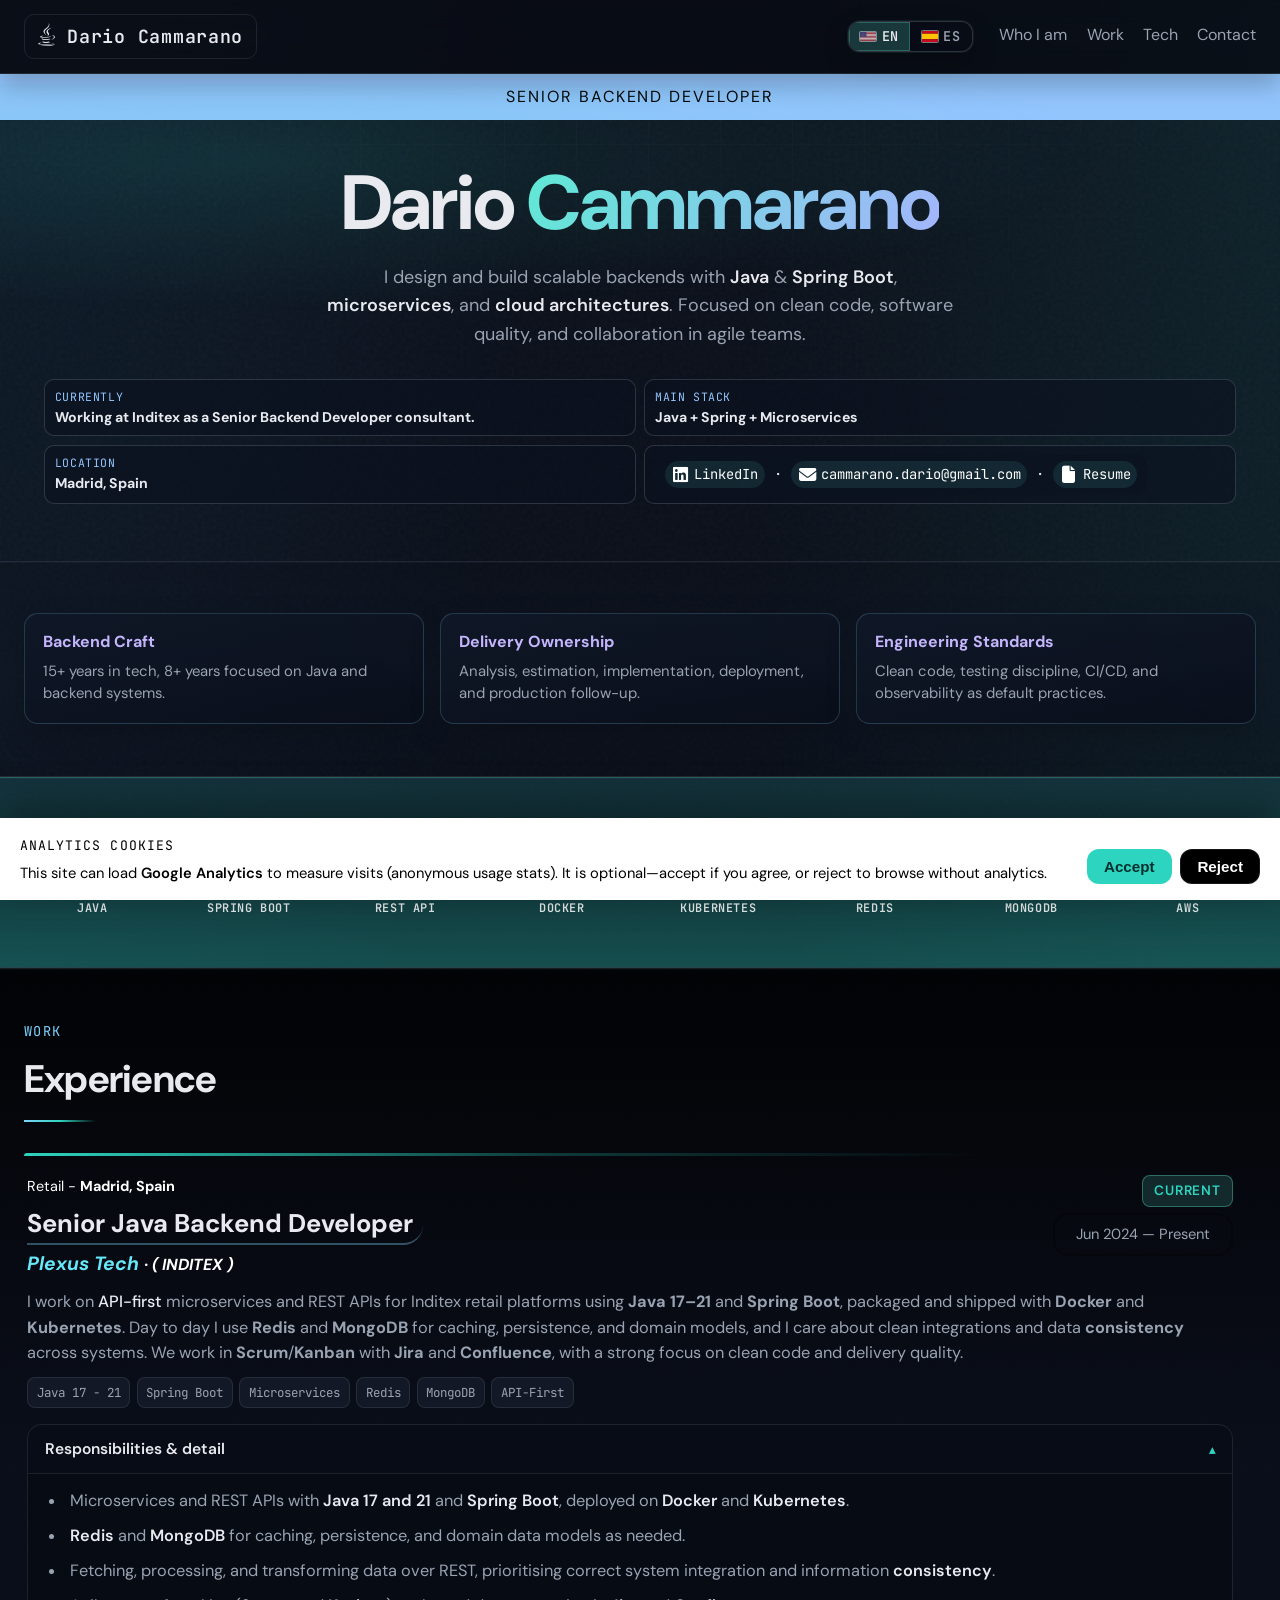
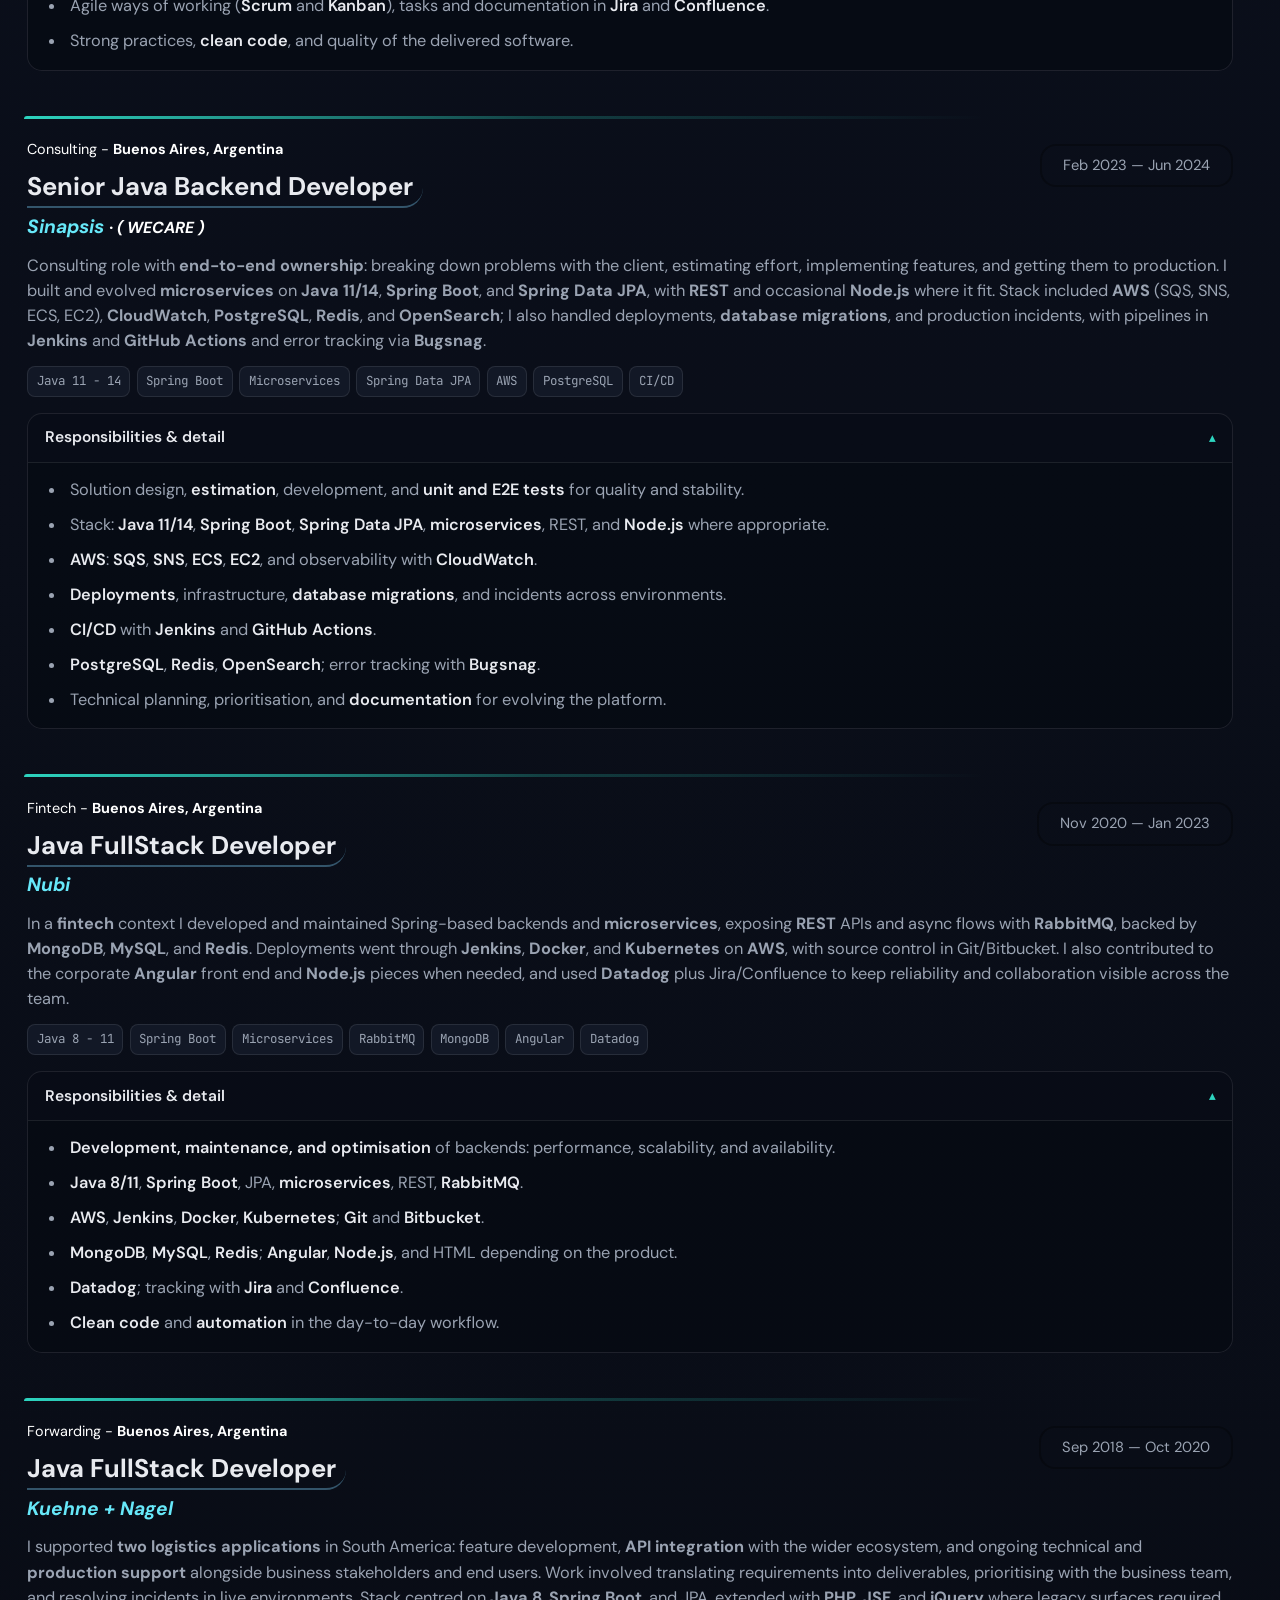
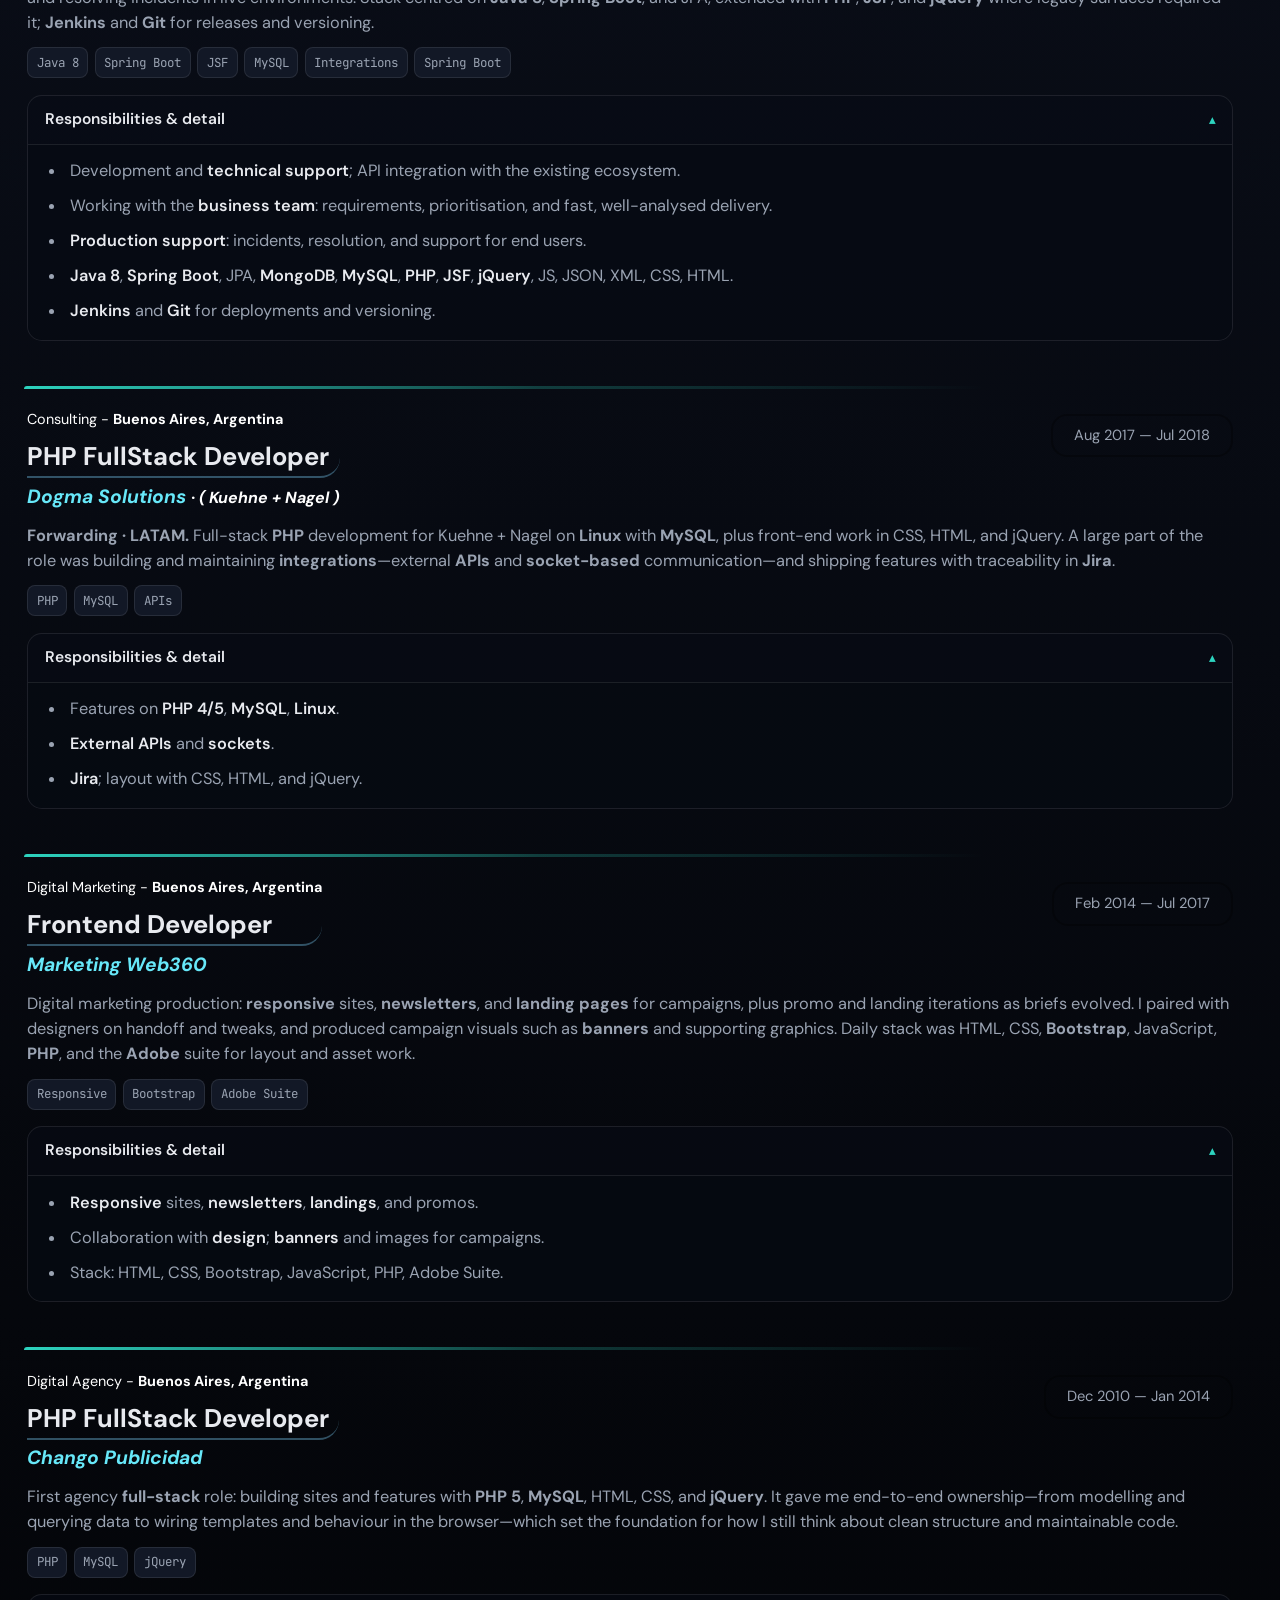
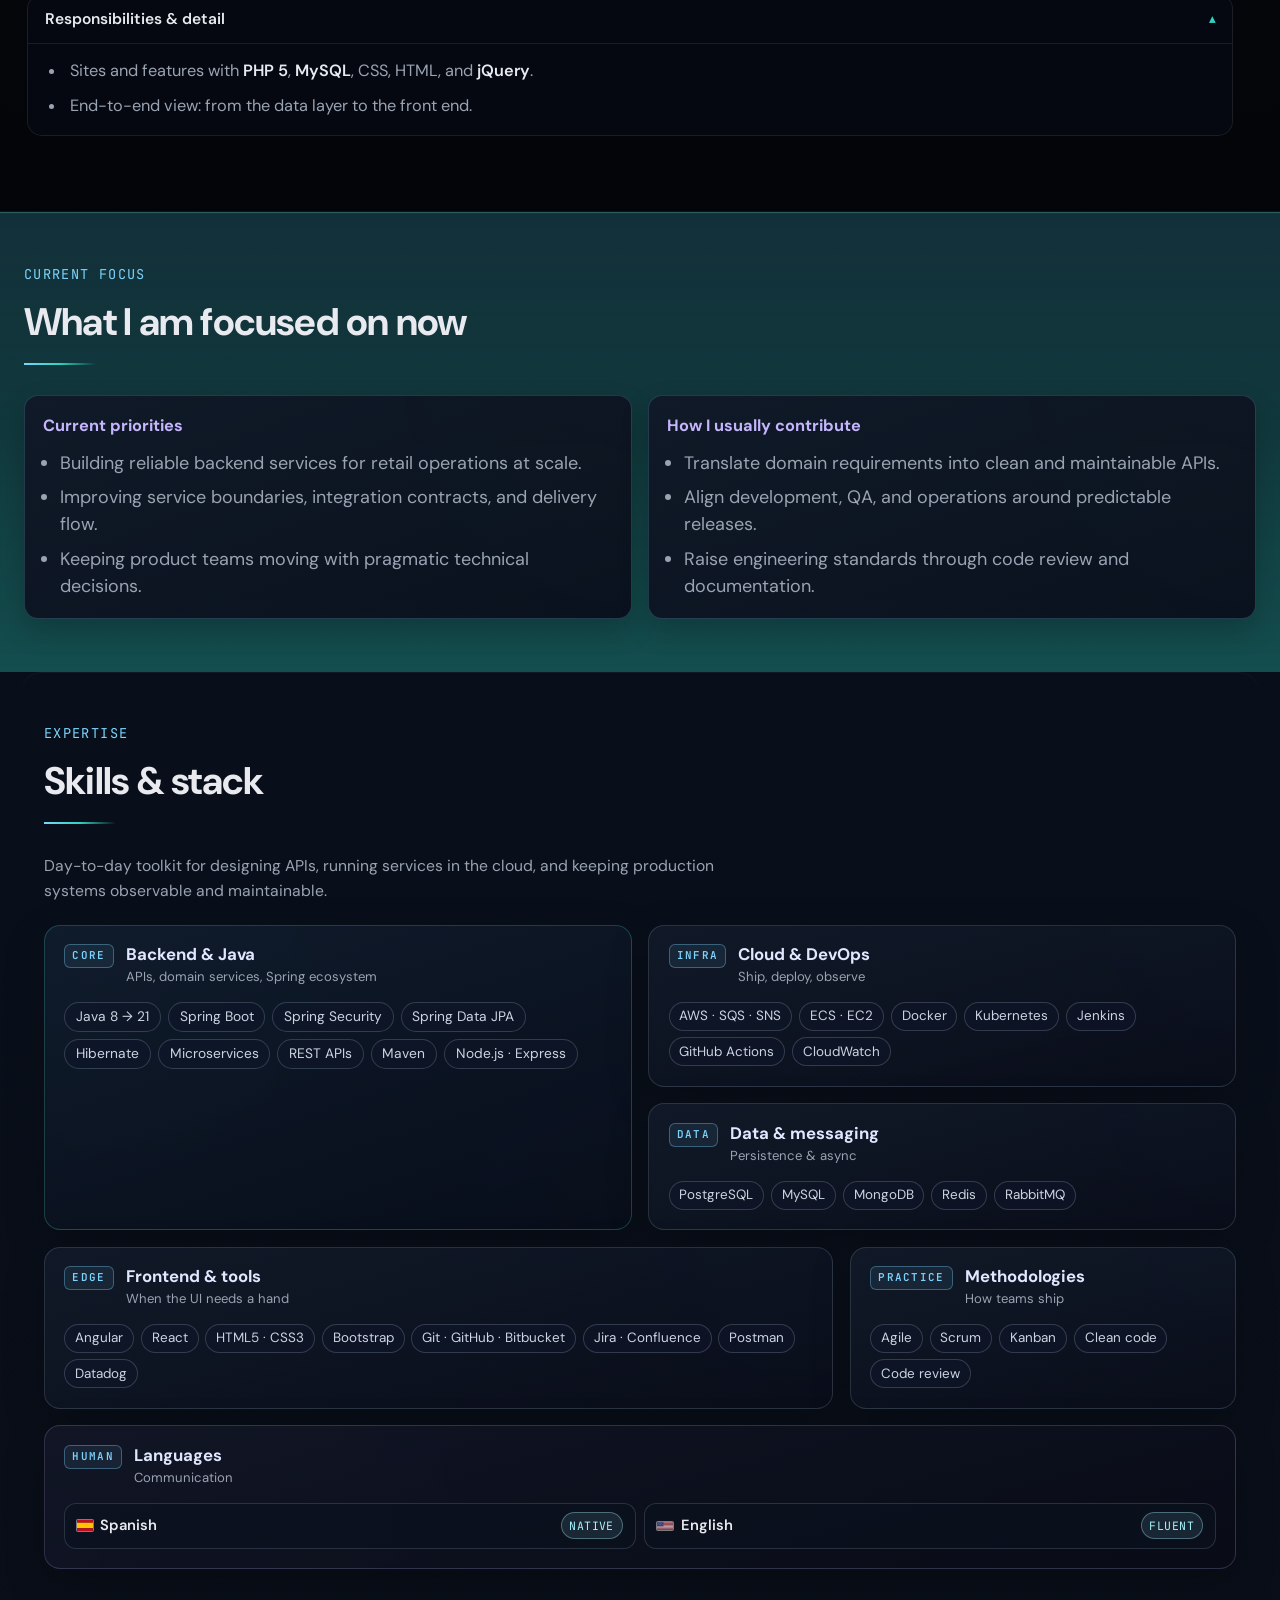
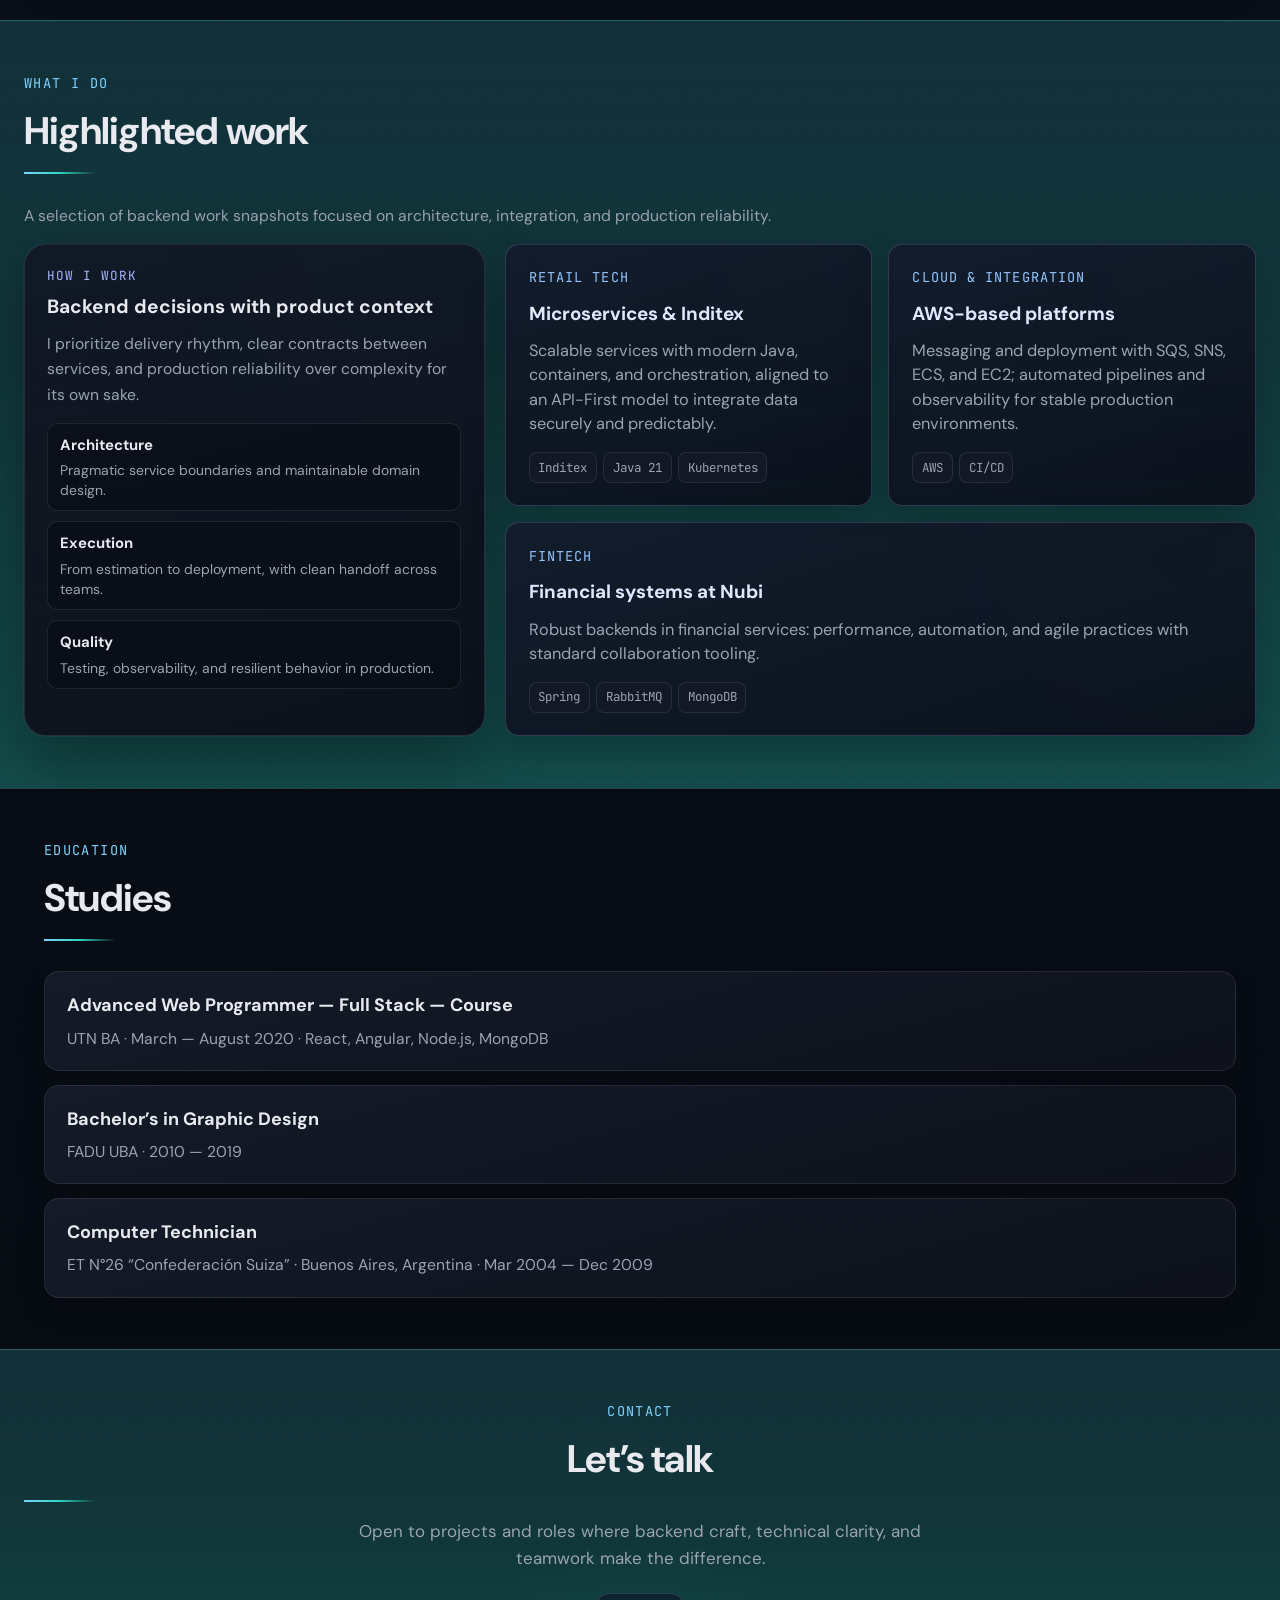
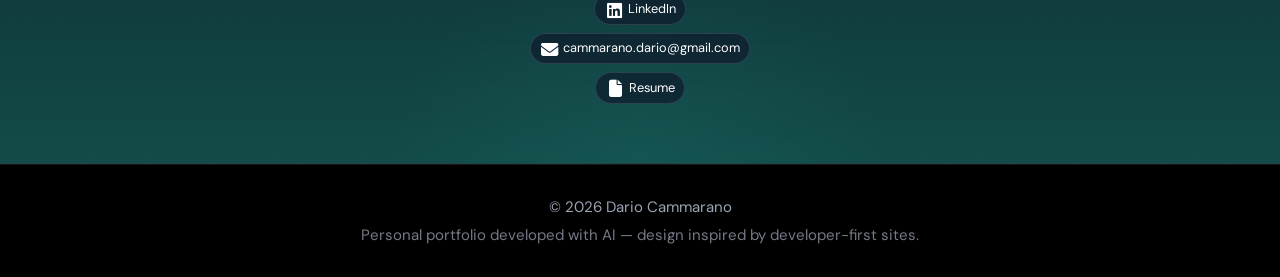
<file: index.html>
<!DOCTYPE html>
<html lang="en">
  <head>
    <meta charset="UTF-8" />
    <meta name="viewport" content="width=device-width, initial-scale=1.0" />
    <meta
      name="description"
      content="Dario Cammarano — Senior Java Backend Developer. Microservices, Spring Boot, REST APIs, and cloud architectures."
    />
    <title>Dario Cammarano — Senior Backend Developer</title>
    <link rel="icon" href="assets/favicon.svg" type="image/svg+xml" sizes="any" />
    <link rel="canonical" href="./" />
    <link rel="alternate" hreflang="en" href="./" />
    <link rel="alternate" hreflang="es" href="es/" />
    <link rel="alternate" hreflang="x-default" href="./" />
    <link rel="preconnect" href="https://fonts.googleapis.com" />
    <link rel="preconnect" href="https://fonts.gstatic.com" crossorigin />
    <link
      href="https://fonts.googleapis.com/css2?family=DM+Sans:ital,opsz,wght@0,9..40,400;0,9..40,500;0,9..40,600;0,9..40,700;1,9..40,400&family=JetBrains+Mono:wght@400;500;600&display=swap"
      rel="stylesheet"
    />
    <link
      rel="stylesheet"
      href="https://cdnjs.cloudflare.com/ajax/libs/font-awesome/6.7.2/css/all.min.css"
      crossorigin="anonymous"
      referrerpolicy="no-referrer"
    />
    <link rel="stylesheet" href="styles.css" />
  </head>
  <body>
    <div class="noise" aria-hidden="true"></div>
    <header class="header">
      <a class="logo" href="#"> <i class="fa-brands fa-java fa-logo"></i> Dario Cammarano</a>
      <div class="header-tools">
        <nav class="lang-switch" aria-label="Language">
          <a href="./" class="lang-btn is-active" aria-current="page" lang="en">
            <img class="lang-flag" src="assets/flags/us.svg" alt="" width="14" height="8" decoding="async" />
            EN
          </a>
          <a href="es/" class="lang-btn" lang="es">
            <img class="lang-flag" src="assets/flags/es.svg" alt="" width="14" height="9" decoding="async" />
            ES
          </a>
        </nav>
        <nav class="nav">
          <a href="#">Who I am</a>
          <a href="#experiencia">Work</a>
          <a href="#skills">Tech</a>
          <a href="#contacto">Contact</a>
        </nav>
      </div>
      <button type="button" class="nav-toggle" aria-label="Open menu">
        <span></span><span></span><span></span>
      </button>
    </header>

    <main>
      <p class="eyebrow">Senior Backend Developer</p>
      <section class="hero" id="inicio">
        <div class="hero-grid">
          <div class="hero-copy">
            <h1>
              <span>Dario</span>
              <span class="accent">Cammarano</span>
            </h1>
            <p class="hero-lead">
              I design and build scalable backends with <strong>Java</strong> &
              <strong>Spring Boot</strong>, <strong>microservices</strong>, and
              <strong>cloud architectures</strong>. Focused on clean code, software quality, and
              collaboration in agile teams. 
            </p>
            <div class="current-snapshot" aria-label="Current status">
              <div class="snapshot-item">
                <span>Currently</span>
                <strong>Working at Inditex as a Senior Backend Developer consultant.</strong>
              </div>
              <div class="snapshot-item">
                <span>Main Stack</span>
                <strong>Java + Spring + Microservices</strong>
              </div>
              <div class="snapshot-item">
                <span>Location</span>
                <strong>Madrid, Spain</strong>
              </div>
              <div class="snapshot-item">
            <p class="hero-contact-inline">
              <a
                class="link-with-icon"
                href="https://www.linkedin.com/in/dario-cammarano"
                target="_blank"
                rel="noopener noreferrer"
                ><span class="contact-icon" aria-hidden="true"
                  ><i class="fa-brands fa-linkedin contact-logo"></i></span
                >LinkedIn</a
              >
              ·
              <a class="link-with-icon" href="mailto:cammarano.dario@gmail.com"
                ><span class="contact-icon" aria-hidden="true"
                  ><i class="fa-solid fa-envelope contact-logo"></i></span
                >cammarano.dario@gmail.com</a
              >
              ·
              <a
                class="link-with-icon"
                href="assets/cv.pdf"
                download
                target="_blank"
                rel="noopener noreferrer"
                ><span class="contact-icon" aria-hidden="true"
                  ><i class="fa-solid fa-file contact-logo"></i></span
                >Resume</a
              >
            </p>
              </div>
            </div>
          </div>

        </div>

      </section>
      <section class="section section-alt" id="stats">
        <div class="value-grid">
          <article class="value-card">
            <h3>Backend Craft</h3>
            <p>15+ years in tech, 8+ years focused on Java and backend systems.</p>
          </article>
          <article class="value-card">
            <h3>Delivery Ownership</h3>
            <p>Analysis, estimation, implementation, deployment, and production follow-up.</p>
          </article>
          <article class="value-card">
            <h3>Engineering Standards</h3>
            <p>Clean code, testing discipline, CI/CD, and observability as default practices.</p>
          </article>
        </div>
      </section>

      <section class="section section-alt main-stack" id="stack" aria-labelledby="stack-title">
        <ul class="main-stack-grid" role="list">
          <li class="main-stack-item">
            <span class="main-stack-icon" aria-hidden="true"><i class="fa-brands fa-java"></i></span>
            <span class="main-stack-name">Java</span>
          </li>
          <li class="main-stack-item">
            <span class="main-stack-icon" aria-hidden="true"><i class="fa-solid fa-leaf"></i></span>
            <span class="main-stack-name">Spring Boot</span>
          </li>
          <li class="main-stack-item">
            <span class="main-stack-icon" aria-hidden="true">
              <svg class="main-stack-svg" xmlns="http://www.w3.org/2000/svg" viewBox="0 0 1024 1024" focusable="false" aria-hidden="true">
                <path
                  fill="currentColor"
                  d="M917.7 148.8l-42.4-42.4c-1.6-1.6-3.6-2.3-5.7-2.3s-4.1.8-5.7 2.3l-76.1 76.1a199.27 199.27 0 0 0-112.1-34.3c-51.2 0-102.4 19.5-141.5 58.6L432.3 308.7a8.03 8.03 0 0 0 0 11.3L704 591.7c1.6 1.6 3.6 2.3 5.7 2.3 2 0 4.1-.8 5.7-2.3l101.9-101.9c68.9-69 77-175.7 24.3-253.5l76.1-76.1c3.1-3.2 3.1-8.3 0-11.4zM769.1 441.7l-59.4 59.4-186.8-186.8 59.4-59.4c24.9-24.9 58.1-38.7 93.4-38.7 35.3 0 68.4 13.7 93.4 38.7 24.9 24.9 38.7 58.1 38.7 93.4 0 35.3-13.8 68.4-38.7 93.4zm-190.2 105a8.03 8.03 0 0 0-11.3 0L501 613.3 410.7 523l66.7-66.7c3.1-3.1 3.1-8.2 0-11.3L441 408.6a8.03 8.03 0 0 0-11.3 0L363 475.3l-43-43a7.85 7.85 0 0 0-5.7-2.3c-2 0-4.1.8-5.7 2.3L206.8 534.2c-68.9 69-77 175.7-24.3 253.5l-76.1 76.1a8.03 8.03 0 0 0 0 11.3l42.4 42.4c1.6 1.6 3.6 2.3 5.7 2.3s4.1-.8 5.7-2.3l76.1-76.1c33.7 22.9 72.9 34.3 112.1 34.3 51.2 0 102.4-19.5 141.5-58.6l101.9-101.9c3.1-3.1 3.1-8.2 0-11.3l-43-43 66.7-66.7c3.1-3.1 3.1-8.2 0-11.3l-36.6-36.2zM441.7 769.1a131.32 131.32 0 0 1-93.4 38.7c-35.3 0-68.4-13.7-93.4-38.7a131.32 131.32 0 0 1-38.7-93.4c0-35.3 13.7-68.4 38.7-93.4l59.4-59.4 186.8 186.8-59.4 59.4z"
                />
              </svg>
            </span>
            <span class="main-stack-name">REST API</span>
          </li>
          <li class="main-stack-item">
            <span class="main-stack-icon" aria-hidden="true"><i class="fa-brands fa-docker"></i></span>
            <span class="main-stack-name">Docker</span>
          </li>
          <li class="main-stack-item">
            <span class="main-stack-icon" aria-hidden="true">
              <svg class="main-stack-svg" xmlns="http://www.w3.org/2000/svg" viewBox="0 0 24 24" focusable="false" aria-hidden="true">
                <path
                  fill="currentColor"
                  d="M10.204 14.35l.007.01-.999 2.413a5.171 5.171 0 0 1-2.075-2.597l2.578-.437.004.005a.44.44 0 0 1 .484.606zm-.833-2.129a.44.44 0 0 0 .173-.756l.002-.011L7.585 9.7a5.143 5.143 0 0 0-.73 3.255l2.514-.725.002-.009zm1.145-1.98a.44.44 0 0 0 .699-.337l.01-.005.15-2.62a5.144 5.144 0 0 0-3.01 1.442l2.147 1.523.004-.002zm.76 2.75l.723.349.722-.347.18-.78-.5-.623h-.804l-.5.623.179.779zm1.5-3.095a.44.44 0 0 0 .7.336l.008.003 2.134-1.513a5.188 5.188 0 0 0-2.992-1.442l.148 2.615.002.001zm10.876 5.97l-5.773 7.181a1.6 1.6 0 0 1-1.248.594l-9.261.003a1.6 1.6 0 0 1-1.247-.596l-5.776-7.18a1.583 1.583 0 0 1-.307-1.34L2.1 5.573c.108-.47.425-.864.863-1.073L11.305.513a1.606 1.606 0 0 1 1.385 0l8.345 3.985c.438.209.755.604.863 1.073l2.062 8.955c.108.47-.005.963-.308 1.34zm-3.289-2.057c-.042-.01-.103-.026-.145-.034-.174-.033-.315-.025-.479-.038-.35-.037-.638-.067-.895-.148-.105-.04-.18-.165-.216-.216l-.201-.059a6.45 6.45 0 0 0-.105-2.332 6.465 6.465 0 0 0-.936-2.163c.052-.047.15-.133.177-.159.008-.09.001-.183.094-.282.197-.185.444-.338.743-.522.142-.084.273-.137.415-.242.032-.024.076-.062.11-.089.24-.191.295-.52.123-.736-.172-.216-.506-.236-.745-.045-.034.027-.08.062-.111.088-.134.116-.217.23-.33.35-.246.25-.45.458-.673.609-.097.056-.239.037-.303.033l-.19.135a6.545 6.545 0 0 0-4.146-2.003l-.012-.223c-.065-.062-.143-.115-.163-.25-.022-.268.015-.557.057-.905.023-.163.061-.298.068-.475.001-.04-.001-.099-.001-.142 0-.306-.224-.555-.5-.555-.275 0-.499.249-.499.555l.001.014c0 .041-.002.092 0 .128.006.177.044.312.067.475.042.348.078.637.056.906a.545.545 0 0 1-.162.258l-.012.211a6.424 6.424 0 0 0-4.166 2.003 8.373 8.373 0 0 1-.18-.128c-.09.012-.18.04-.297-.029-.223-.15-.427-.358-.673-.608-.113-.12-.195-.234-.329-.349-.03-.026-.077-.062-.111-.088a.594.594 0 0 0-.348-.132.481.481 0 0 0-.398.176c-.172.216-.117.546.123.737l.007.005.104.083c.142.105.272.159.414.242.299.185.546.338.743.522.076.082.09.226.1.288l.16.143a6.462 6.462 0 0 0-1.02 4.506l-.208.06c-.055.072-.133.184-.215.217-.257.081-.546.11-.895.147-.164.014-.305.006-.48.039-.037.007-.09.02-.133.03l-.004.002-.007.002c-.295.071-.484.342-.423.608.061.267.349.429.645.365l.007-.001.01-.003.129-.029c.17-.046.294-.113.448-.172.33-.118.604-.217.87-.256.112-.009.23.069.288.101l.217-.037a6.5 6.5 0 0 0 2.88 3.596l-.09.218c.033.084.069.199.044.282-.097.252-.263.517-.452.813-.091.136-.185.242-.268.399-.02.037-.045.095-.064.134-.128.275-.034.591.213.71.248.12.556-.007.69-.282v-.002c.02-.039.046-.09.062-.127.07-.162.094-.301.144-.458.132-.332.205-.68.387-.897.05-.06.13-.082.215-.105l.113-.205a6.453 6.453 0 0 0 4.609.012l.106.192c.086.028.18.042.256.155.136.232.229.507.342.84.05.156.074.295.145.457.016.037.043.09.062.129.133.276.442.402.69.282.247-.118.341-.435.213-.71-.02-.039-.045-.096-.065-.134-.083-.156-.177-.261-.268-.398-.19-.296-.346-.541-.443-.793-.04-.13.007-.21.038-.294-.018-.022-.059-.144-.083-.202a6.499 6.499 0 0 0 2.88-3.622c.064.01.176.03.213.038.075-.05.144-.114.28-.104.266.039.54.138.87.256.154.06.277.128.448.173.036.01.088.019.13.028l.009.003.007.001c.297.064.584-.098.645-.365.06-.266-.128-.537-.423-.608zM16.4 9.701l-1.95 1.746v.005a.44.44 0 0 0 .173.757l.003.01 2.526.728a5.199 5.199 0 0 0-.108-1.674A5.208 5.208 0 0 0 16.4 9.7zm-4.013 5.325a.437.437 0 0 0-.404-.232.44.44 0 0 0-.372.233h-.002l-1.268 2.292a5.164 5.164 0 0 0 3.326.003l-1.27-2.296h-.01zm1.888-1.293a.44.44 0 0 0-.27.036.44.44 0 0 0-.214.572l-.003.004 1.01 2.438a5.15 5.15 0 0 0 2.081-2.615l-2.6-.44-.004.005z"
                />
              </svg>
            </span>
            <span class="main-stack-name">Kubernetes</span>
          </li>
          <li class="main-stack-item">
            <span class="main-stack-icon" aria-hidden="true">
              <svg class="main-stack-svg" xmlns="http://www.w3.org/2000/svg" viewBox="0 0 24 24" focusable="false" aria-hidden="true">
                <path
                  fill="currentColor"
                  d="M10.5 2.661l.54.997-1.797.644 2.409.218.748 1.246.467-1.121 2.077-.208-1.61-.613.426-1.017-1.578.519zm6.905 2.077L13.76 6.182l3.292 1.298.353-.146 3.293-1.298zm-10.51.312a2.97 1.153 0 0 0-2.97 1.152 2.97 1.153 0 0 0 2.97 1.153 2.97 1.153 0 0 0 2.97-1.153 2.97 1.153 0 0 0-2.97-1.152zM24 6.805s-8.983 4.278-10.395 4.953c-1.226.561-1.901.561-3.261.094C8.318 11.022 0 7.241 0 7.241v1.038c0 .24.332.499.966.8 1.277.613 8.34 3.677 9.45 4.206 1.112.53 1.9.54 3.313-.197 1.412-.738 8.049-3.905 9.326-4.57.654-.342.945-.602.945-.84zm-10.042.602L8.39 8.26l3.884 1.61zM24 10.637s-8.983 4.279-10.395 4.954c-1.226.56-1.901.56-3.261.093C8.318 14.854 0 11.074 0 11.074v1.038c0 .238.332.498.966.8 1.277.612 8.34 3.676 9.45 4.205 1.112.53 1.9.54 3.313-.197 1.412-.737 8.049-3.905 9.326-4.57.654-.332.945-.602.945-.84zm0 3.842l-10.395 4.954c-1.226.56-1.901.56-3.261.094C8.318 18.696 0 14.916 0 14.916v1.038c0 .239.332.499.966.8 1.277.613 8.34 3.676 9.45 4.206 1.112.53 1.9.54 3.313-.198 1.412-.737 8.049-3.904 9.326-4.569.654-.343.945-.613.945-.841z"
                />
              </svg>
            </span>
            <span class="main-stack-name">Redis</span>
          </li>
          <li class="main-stack-item">
            <span class="main-stack-icon" aria-hidden="true"><i class="fa-solid fa-database"></i></span>
            <span class="main-stack-name">MongoDB</span>
          </li>
          <li class="main-stack-item">
            <span class="main-stack-icon" aria-hidden="true"><i class="fa-brands fa-aws"></i></span>
            <span class="main-stack-name">AWS</span>
          </li>
        </ul>
      </section>

      <section class="section" id="experiencia">
        <p class="section-label">Work</p>
        <h2 class="section-title">Experience</h2>

        <div class="timeline">
          <article class="job">
            <header class="job-head">
              <div>
                <h6 class="job-company-location">Retail - <b>Madrid, Spain</b></h6>
                <h3>Senior Java Backend Developer</h3>
                <p class="job-company">Plexus Tech <small> · ( INDITEX )</small></p>
              </div>
              <div class="job-meta">
                <span class="badge badge-current">Current</span>
                <time datetime="2024-06">Jun 2024 — Present</time>
              </div>
            </header>
            <p class="job-desc">
              I work on <em>API-first</em> microservices and REST APIs for Inditex retail platforms
              using <strong>Java&nbsp;17–21</strong> and <strong>Spring Boot</strong>, packaged and
              shipped with <strong>Docker</strong> and <strong>Kubernetes</strong>. Day to day I use
              <strong>Redis</strong> and <strong>MongoDB</strong> for caching, persistence, and domain
              models, and I care about clean integrations and data <strong>consistency</strong> across
              systems. We work in <strong>Scrum</strong>/<strong>Kanban</strong> with
              <strong>Jira</strong> and <strong>Confluence</strong>, with a strong focus on clean
              code and delivery quality.
            </p>
            <ul class="tags">
              <li>Java 17 - 21</li>
              <li>Spring Boot</li>
              <li>Microservices</li>
              <li>Redis</li>
              <li>MongoDB</li>
              <li>API-First</li>
            </ul>
            <details class="job-disclosure" open>
              <summary>Responsibilities &amp; detail</summary>
              <div class="job-disclosure-body">
                <ul class="job-bullets">
                  <li>
                    Microservices and REST APIs with <strong>Java 17 and 21</strong> and
                    <strong>Spring Boot</strong>, deployed on <strong>Docker</strong> and
                    <strong>Kubernetes</strong>.
                  </li>
                  <li>
                    <strong>Redis</strong> and <strong>MongoDB</strong> for caching, persistence, and
                    domain data models as needed.
                  </li>
                  <li>
                    Fetching, processing, and transforming data over REST, prioritising correct
                    system integration and information <strong>consistency</strong>.
                  </li>
                  <li>
                    Agile ways of working (<strong>Scrum</strong> and <strong>Kanban</strong>),
                    tasks and documentation in <strong>Jira</strong> and <strong>Confluence</strong>.
                  </li>
                  <li>
                    Strong practices, <strong>clean code</strong>, and quality of the delivered
                    software.
                  </li>
                </ul>
              </div>
            </details>
          </article>

          <article class="job">
            <header class="job-head">
              <div>
                <h6 class="job-company-location">Consulting - <b>Buenos Aires, Argentina</b></h6>
                <h3>Senior Java Backend Developer</h3>
                <p class="job-company">Sinapsis <small> · ( WECARE )</small></p>
              </div>
              <div class="job-meta">
                <time datetime="2023-02">Feb 2023 — Jun 2024</time>
              </div>
            </header>
            <p class="job-desc">
              Consulting role with <strong>end-to-end ownership</strong>: breaking down problems
              with the client, estimating effort, implementing features, and getting them to
              production. I built and evolved <strong>microservices</strong> on
              <strong>Java&nbsp;11/14</strong>, <strong>Spring Boot</strong>, and
              <strong>Spring Data JPA</strong>, with <strong>REST</strong> and occasional
              <strong>Node.js</strong> where it fit. Stack included <strong>AWS</strong>
              (SQS, SNS, ECS, EC2), <strong>CloudWatch</strong>, <strong>PostgreSQL</strong>,
              <strong>Redis</strong>, and <strong>OpenSearch</strong>; I also handled deployments,
              <strong>database migrations</strong>, and production incidents, with pipelines in
              <strong>Jenkins</strong> and <strong>GitHub Actions</strong> and error tracking via
              <strong>Bugsnag</strong>.
            </p>
            <ul class="tags">
              <li>Java 11 - 14</li>
              <li>Spring Boot</li>
              <li>Microservices</li>
              <li>Spring Data JPA</li>
              <li>AWS</li>
              <li>PostgreSQL</li>
              <li>CI/CD</li>
            </ul>
            <details class="job-disclosure" open>
              <summary>Responsibilities &amp; detail</summary>
              <div class="job-disclosure-body">
                <ul class="job-bullets">
                  <li>
                    Solution design, <strong>estimation</strong>, development, and
                    <strong>unit and E2E tests</strong> for quality and stability.
                  </li>
                  <li>
                    Stack: <strong>Java 11/14</strong>, <strong>Spring Boot</strong>,
                    <strong>Spring Data JPA</strong>, <strong>microservices</strong>, REST, and
                    <strong>Node.js</strong> where appropriate.
                  </li>
                  <li>
                    <strong>AWS</strong>: <strong>SQS</strong>, <strong>SNS</strong>,
                    <strong>ECS</strong>, <strong>EC2</strong>, and observability with
                    <strong>CloudWatch</strong>.
                  </li>
                  <li>
                    <strong>Deployments</strong>, infrastructure,
                    <strong>database migrations</strong>, and incidents across environments.
                  </li>
                  <li>
                    <strong>CI/CD</strong> with <strong>Jenkins</strong> and
                    <strong>GitHub Actions</strong>.
                  </li>
                  <li>
                    <strong>PostgreSQL</strong>, <strong>Redis</strong>, <strong>OpenSearch</strong>;
                    error tracking with <strong>Bugsnag</strong>.
                  </li>
                  <li>
                    Technical planning, prioritisation, and <strong>documentation</strong> for
                    evolving the platform.
                  </li>
                </ul>
              </div>
            </details>
          </article>

          <article class="job">
            <header class="job-head">
              <div>
                <h6 class="job-company-location">Fintech - <b>Buenos Aires, Argentina</b></h6>
                <h3>Java FullStack Developer</h3>
                <p class="job-company">Nubi</p>
              </div>
              <div class="job-meta">
                <time datetime="2020-11">Nov 2020 — Jan 2023</time>
              </div>
            </header>
            <p class="job-desc">
              In a <strong>fintech</strong> context I developed and maintained Spring-based
              backends and <strong>microservices</strong>, exposing <strong>REST</strong> APIs and
              async flows with <strong>RabbitMQ</strong>, backed by <strong>MongoDB</strong>,
              <strong>MySQL</strong>, and <strong>Redis</strong>. Deployments went through
              <strong>Jenkins</strong>, <strong>Docker</strong>, and <strong>Kubernetes</strong> on
              <strong>AWS</strong>, with source control in Git/Bitbucket. I also contributed to the
              corporate <strong>Angular</strong> front end and <strong>Node.js</strong> pieces when
              needed, and used <strong>Datadog</strong> plus Jira/Confluence to keep reliability and
              collaboration visible across the team.
            </p>
            <ul class="tags">
              <li>Java 8 - 11</li>
              <li>Spring Boot</li>
              <li>Microservices</li>
              <li>RabbitMQ</li>
              <li>MongoDB</li>
              <li>Angular</li>
              <li>Datadog</li>
            </ul>
            <details class="job-disclosure" open>
              <summary>Responsibilities &amp; detail</summary>
              <div class="job-disclosure-body">
                <ul class="job-bullets">
                  <li>
                    <strong>Development, maintenance, and optimisation</strong> of backends:
                    performance, scalability, and availability.
                  </li>
                  <li>
                    <strong>Java 8/11</strong>, <strong>Spring Boot</strong>, JPA,
                    <strong>microservices</strong>, REST, <strong>RabbitMQ</strong>.
                  </li>
                  <li>
                    <strong>AWS</strong>, <strong>Jenkins</strong>, <strong>Docker</strong>,
                    <strong>Kubernetes</strong>; <strong>Git</strong> and <strong>Bitbucket</strong>.
                  </li>
                  <li>
                    <strong>MongoDB</strong>, <strong>MySQL</strong>, <strong>Redis</strong>;
                    <strong>Angular</strong>, <strong>Node.js</strong>, and HTML depending on the
                    product.
                  </li>
                  <li>
                    <strong>Datadog</strong>; tracking with <strong>Jira</strong> and
                    <strong>Confluence</strong>.
                  </li>
                  <li>
                    <strong>Clean code</strong> and <strong>automation</strong> in the day-to-day
                    workflow.
                  </li>
                </ul>
              </div>
            </details>
          </article>

          <article class="job">
            <header class="job-head">
              <div>
                <h6 class="job-company-location">Forwarding - <b>Buenos Aires, Argentina</b></h6>
                <h3>Java FullStack Developer</h3>
                <p class="job-company">Kuehne + Nagel</p>
              </div>
              <div class="job-meta">
                <time datetime="2018-09">Sep 2018 — Oct 2020</time>
              </div>
            </header>
            <p class="job-desc">
              I supported <strong>two logistics applications</strong> in South America: feature
              development, <strong>API integration</strong> with the wider ecosystem, and ongoing
              technical and <strong>production support</strong> alongside business stakeholders and
              end users. Work involved translating requirements into deliverables, prioritising with
              the business team, and resolving incidents in live environments. Stack centred on
              <strong>Java&nbsp;8</strong>, <strong>Spring Boot</strong>, and JPA, extended with
              <strong>PHP</strong>, <strong>JSF</strong>, and <strong>jQuery</strong> where legacy
              surfaces required it; <strong>Jenkins</strong> and <strong>Git</strong> for releases
              and versioning.
            </p>
            <ul class="tags">
              <li>Java 8</li>
              <li>Spring Boot</li>
              <li>JSF</li>
              <li>MySQL</li>
              <li>Integrations</li>
              <li>Spring Boot</li>
            </ul>
            <details class="job-disclosure" open>
              <summary>Responsibilities &amp; detail</summary>
              <div class="job-disclosure-body">
                <ul class="job-bullets">
                  <li>
                    Development and <strong>technical support</strong>; API integration with the
                    existing ecosystem.
                  </li>
                  <li>
                    Working with the <strong>business team</strong>: requirements, prioritisation,
                    and fast, well-analysed delivery.
                  </li>
                  <li>
                    <strong>Production support</strong>: incidents, resolution, and support for end
                    users.
                  </li>
                  <li>
                    <strong>Java 8</strong>, <strong>Spring Boot</strong>, JPA,
                    <strong>MongoDB</strong>, <strong>MySQL</strong>, <strong>PHP</strong>,
                    <strong>JSF</strong>, <strong>jQuery</strong>, JS, JSON, XML, CSS, HTML.
                  </li>
                  <li>
                    <strong>Jenkins</strong> and <strong>Git</strong> for deployments and
                    versioning.
                  </li>
                </ul>
              </div>
            </details>
          </article>

          <article class="job">
            <header class="job-head">
              <div>
                <h6 class="job-company-location">Consulting - <b>Buenos Aires, Argentina</b></h6>
                <h3>PHP FullStack Developer</h3>
                <p class="job-company">
                  Dogma Solutions <small> · ( Kuehne + Nagel ) </small>
                </p>
              </div>
              <div class="job-meta">
                <time datetime="2017-08">Aug 2017 — Jul 2018</time>
              </div>
            </header>
            <p class="job-desc">
              <strong>Forwarding · LATAM.</strong> Full-stack <strong>PHP</strong> development for
              Kuehne&nbsp;+&nbsp;Nagel on <strong>Linux</strong> with <strong>MySQL</strong>, plus
              front-end work in CSS, HTML, and jQuery. A large part of the role was building and
              maintaining <strong>integrations</strong>—external <strong>APIs</strong> and
              <strong>socket-based</strong> communication—and shipping features with traceability in
              <strong>Jira</strong>.
            </p>
            <ul class="tags">
              <li>PHP</li>
              <li>MySQL</li>
              <li>APIs</li>
            </ul>
            <details class="job-disclosure" open>
              <summary>Responsibilities &amp; detail</summary>
              <div class="job-disclosure-body">
                <ul class="job-bullets">
                  <li>
                    Features on <strong>PHP 4/5</strong>, <strong>MySQL</strong>,
                    <strong>Linux</strong>.
                  </li>
                  <li>
                    <strong>External APIs</strong> and <strong>sockets</strong>.
                  </li>
                  <li>
                    <strong>Jira</strong>; layout with CSS, HTML, and jQuery.
                  </li>
                </ul>
              </div>
            </details>
          </article>

          <article class="job">
            <header class="job-head">
              <div>
                <h6 class="job-company-location">Digital Marketing - <b>Buenos Aires, Argentina</b></h6>
                <h3>Frontend Developer</h3>
                <p class="job-company">Marketing Web360</p>
              </div>
              <div class="job-meta">
                <time datetime="2014-02">Feb 2014 — Jul 2017</time>
              </div>
            </header>
            <p class="job-desc">
              Digital marketing production: <strong>responsive</strong> sites,
              <strong>newsletters</strong>, and <strong>landing pages</strong> for campaigns, plus
              promo and landing iterations as briefs evolved. I paired with designers on handoff and
              tweaks, and produced campaign visuals such as <strong>banners</strong> and supporting
              graphics. Daily stack was HTML, CSS, <strong>Bootstrap</strong>, JavaScript,
              <strong>PHP</strong>, and the <strong>Adobe</strong> suite for layout and asset work.
            </p>
            <ul class="tags">
              <li>Responsive</li>
              <li>Bootstrap</li>
              <li>Adobe Suite</li>
            </ul>
            <details class="job-disclosure" open>
              <summary>Responsibilities &amp; detail</summary>
              <div class="job-disclosure-body">
                <ul class="job-bullets">
                  <li>
                    <strong>Responsive</strong> sites, <strong>newsletters</strong>,
                    <strong>landings</strong>, and promos.
                  </li>
                  <li>
                    Collaboration with <strong>design</strong>; <strong>banners</strong> and images
                    for campaigns.
                  </li>
                  <li>
                    Stack: HTML, CSS, Bootstrap, JavaScript, PHP, Adobe Suite.
                  </li>
                </ul>
              </div>
            </details>
          </article>

          <article class="job">
            <header class="job-head">
              <div>
                <h6 class="job-company-location">Digital Agency - <b>Buenos Aires, Argentina</b></h6>
                <h3>PHP FullStack Developer</h3>
                <p class="job-company">Chango Publicidad</p>
              </div>
              <div class="job-meta">
                <time datetime="2010-12">Dec 2010 — Jan 2014</time>
              </div>
            </header>
            <p class="job-desc">
              First agency <strong>full-stack</strong> role: building sites and features with
              <strong>PHP&nbsp;5</strong>, <strong>MySQL</strong>, HTML, CSS, and
              <strong>jQuery</strong>. It gave me end-to-end ownership—from modelling and querying
              data to wiring templates and behaviour in the browser—which set the foundation for
              how I still think about clean structure and maintainable code.
            </p>
            <ul class="tags">
              <li>PHP</li>
              <li>MySQL</li>
              <li>jQuery</li>
            </ul>
            <details class="job-disclosure" open>
              <summary>Responsibilities &amp; detail</summary>
              <div class="job-disclosure-body">
                <ul class="job-bullets">
                  <li>
                    Sites and features with <strong>PHP 5</strong>, <strong>MySQL</strong>, CSS,
                    HTML, and <strong>jQuery</strong>.
                  </li>
                  <li>
                    End-to-end view: from the data layer to the front end.
                  </li>
                </ul>
              </div>
            </details>
          </article>
        </div>
      </section>
      
      <section class="section section-alt" id="now">
        <p class="section-label">Current focus</p>
        <h2 class="section-title">What I am focused on now</h2>
        <div class="now-grid">
          <article class="now-card">
            <h3>Current priorities</h3>
            <ul class="now-list">
              <li>Building reliable backend services for retail operations at scale.</li>
              <li>Improving service boundaries, integration contracts, and delivery flow.</li>
              <li>Keeping product teams moving with pragmatic technical decisions.</li>
            </ul>
          </article>
          <article class="now-card">
            <h3>How I usually contribute</h3>
            <ul class="now-list">
              <li>Translate domain requirements into clean and maintainable APIs.</li>
              <li>Align development, QA, and operations around predictable releases.</li>
              <li>Raise engineering standards through code review and documentation.</li>
            </ul>
          </article>
        </div>
      </section>

      

      <section class="section section-skills" id="skills">
        <p class="section-label">Expertise</p>
        <h2 class="section-title">Skills &amp; stack</h2>
        <p class="skills-lede">
          Day-to-day toolkit for designing APIs, running services in the cloud, and keeping
          production systems observable and maintainable.
        </p>
        <div class="skills-layout">
          <article class="skill-panel skill-panel-featured">
            <header class="skill-panel-head">
              <span class="skill-panel-eyebrow">Core</span>
              <div class="skill-panel-titles">
                <h3 id="skill-cat-backend">Backend &amp; Java</h3>
                <p class="skill-panel-sub">APIs, domain services, Spring ecosystem</p>
              </div>
            </header>
            <ul class="skill-chips" aria-labelledby="skill-cat-backend">
              <li>Java 8 → 21</li>
              <li>Spring Boot</li>
              <li>Spring Security</li>
              <li>Spring Data JPA</li>
              <li>Hibernate</li>
              <li>Microservices</li>
              <li>REST APIs</li>
              <li>Maven</li>
              <li>Node.js · Express</li>
            </ul>
          </article>
          <article class="skill-panel">
            <header class="skill-panel-head">
              <span class="skill-panel-eyebrow">Infra</span>
              <div class="skill-panel-titles">
                <h3 id="skill-cat-cloud">Cloud &amp; DevOps</h3>
                <p class="skill-panel-sub">Ship, deploy, observe</p>
              </div>
            </header>
            <ul class="skill-chips" aria-labelledby="skill-cat-cloud">
              <li>AWS · SQS · SNS</li>
              <li>ECS · EC2</li>
              <li>Docker</li>
              <li>Kubernetes</li>
              <li>Jenkins</li>
              <li>GitHub Actions</li>
              <li>CloudWatch</li>
            </ul>
          </article>
          <article class="skill-panel">
            <header class="skill-panel-head">
              <span class="skill-panel-eyebrow">Data</span>
              <div class="skill-panel-titles">
                <h3 id="skill-cat-data">Data &amp; messaging</h3>
                <p class="skill-panel-sub">Persistence &amp; async</p>
              </div>
            </header>
            <ul class="skill-chips" aria-labelledby="skill-cat-data">
              <li>PostgreSQL</li>
              <li>MySQL</li>
              <li>MongoDB</li>
              <li>Redis</li>
              <li>RabbitMQ</li>
            </ul>
          </article>
          <article class="skill-panel">
            <header class="skill-panel-head">
              <span class="skill-panel-eyebrow">Edge</span>
              <div class="skill-panel-titles">
                <h3 id="skill-cat-fe">Frontend &amp; tools</h3>
                <p class="skill-panel-sub">When the UI needs a hand</p>
              </div>
            </header>
            <ul class="skill-chips" aria-labelledby="skill-cat-fe">
              <li>Angular</li>
              <li>React</li>
              <li>HTML5 · CSS3</li>
              <li>Bootstrap</li>
              <li>Git · GitHub · Bitbucket</li>
              <li>Jira · Confluence</li>
              <li>Postman</li>
              <li>Datadog</li>
            </ul>
          </article>
          <article class="skill-panel skill-panel-compact">
            <header class="skill-panel-head">
              <span class="skill-panel-eyebrow">Practice</span>
              <div class="skill-panel-titles">
                <h3 id="skill-cat-method">Methodologies</h3>
                <p class="skill-panel-sub">How teams ship</p>
              </div>
            </header>
            <ul class="skill-chips" aria-labelledby="skill-cat-method">
              <li>Agile</li>
              <li>Scrum</li>
              <li>Kanban</li>
              <li>Clean code</li>
              <li>Code review</li>
            </ul>
          </article>
          <article class="skill-panel skill-panel-langs">
            <header class="skill-panel-head">
              <span class="skill-panel-eyebrow">Human</span>
              <div class="skill-panel-titles">
                <h3 id="skill-cat-langs">Languages</h3>
                <p class="skill-panel-sub">Communication</p>
              </div>
            </header>
            <ul class="skill-lang-rows" aria-labelledby="skill-cat-langs">
              <li class="skill-lang-row">
                <span class="skill-lang-name">
                  <img class="lang-flag" src="assets/flags/es.svg" alt="" width="14" height="8" decoding="async" />
                  Spanish
                </span>
                <span class="skill-lang-badge">Native</span>
              </li>
              <li class="skill-lang-row">
                <span class="skill-lang-name">
                  <img class="lang-flag" src="assets/flags/us.svg" alt="" width="14" height="8" decoding="async" />
                  English
                </span>
                <span class="skill-lang-badge">Fluent</span>
              </li>
            </ul>
          </article>
        </div>
      </section>

      <section class="section section-alt" id="destacados">
        <p class="section-label">What I do</p>
        <h2 class="section-title">Highlighted work</h2>
        <p class="highlight-subtitle">
          A selection of backend work snapshots focused on architecture, integration, and
          production reliability.
        </p>
        <div class="highlight-layout">
          <div class="highlight-intro">
            <aside class="profile-panel" aria-label="Professional focus">
              <p class="profile-panel-kicker">How I work</p>
              <h3>Backend decisions with product context</h3>
              <p class="profile-panel-lead">
                I prioritize delivery rhythm, clear contracts between services, and production
                reliability over complexity for its own sake.
              </p>
              <ul class="profile-pillars">
                <li>
                  <strong>Architecture</strong>
                  <span>Pragmatic service boundaries and maintainable domain design.</span>
                </li>
                <li>
                  <strong>Execution</strong>
                  <span>From estimation to deployment, with clean handoff across teams.</span>
                </li>
                <li>
                  <strong>Quality</strong>
                  <span>Testing, observability, and resilient behavior in production.</span>
                </li>
              </ul>
            </aside>
          </div>
          <div class="cards">
          <article class="card">
            <span class="card-kicker">Retail tech</span>
            <h3>Microservices &amp; Inditex</h3>
            <p>
              Scalable services with modern Java, containers, and orchestration, aligned to an
              API-First model to integrate data securely and predictably.
            </p>
            <ul class="tags">
              <li>Inditex</li>
              <li>Java 21</li>
              <li>Kubernetes</li>
            </ul>
          </article>
          <article class="card">
            <span class="card-kicker">Cloud &amp; integration</span>
            <h3>AWS-based platforms</h3>
            <p>
              Messaging and deployment with SQS, SNS, ECS, and EC2; automated pipelines and
              observability for stable production environments.
            </p>
            <ul class="tags">
              <li>AWS</li>
              <li>CI/CD</li>
            </ul>
          </article>
          <article class="card">
            <span class="card-kicker">Fintech</span>
            <h3>Financial systems at Nubi</h3>
            <p>
              Robust backends in financial services: performance, automation, and agile practices
              with standard collaboration tooling.
            </p>
            <ul class="tags">
              <li>Spring</li>
              <li>RabbitMQ</li>
              <li>MongoDB</li>
            </ul>
          </article>
          </div>
        </div>
      </section>

      <section class="section" id="educacion">
        <p class="section-label">Education</p>
        <h2 class="section-title">Studies</h2>
        <ul class="edu-list">
          <li>
            <strong>Advanced Web Programmer — Full Stack — Course</strong>
            <span>UTN BA · March — August 2020 · React, Angular, Node.js, MongoDB</span>
          </li>
          <li>
            <strong>Bachelor’s in Graphic Design</strong>
            <span>FADU UBA · 2010 — 2019</span>
          </li>
          <li>
            <strong>Computer Technician</strong>
            <span
              >ET N°26 &ldquo;Confederación Suiza&rdquo; · Buenos Aires, Argentina · Mar 2004 —
              Dec 2009</span
            >
          </li>
        </ul>
      </section>

      <section class="section contact section-alt" id="contacto">
        <p class="section-label">Contact</p>
        <h2 class="section-title">Let’s talk</h2>
        <p class="contact-lead">
          Open to projects and roles where backend craft, technical clarity, and teamwork make the
          difference.
        </p>
        <ul class="contact-links">
          <li>
            <a
              class="link-with-icon"
              href="https://www.linkedin.com/in/dario-cammarano"
              target="_blank"
              rel="noopener noreferrer"
              ><span class="contact-icon" aria-hidden="true"
                ><i class="fa-brands fa-linkedin contact-logo"></i></span
              >LinkedIn</a
            >
          </li>
          <li>
            <a class="link-with-icon" href="mailto:cammarano.dario@gmail.com"
              ><span class="contact-icon" aria-hidden="true"
                ><i class="fa-solid fa-envelope contact-logo"></i></span
              >cammarano.dario@gmail.com</a
            >
          </li>
          <li>
            <a
              class="link-with-icon"
              href="assets/cv.pdf" download
              target="_blank"
              rel="noopener noreferrer"
              ><span class="contact-icon" aria-hidden="true"
                ><i class="fa-solid fa-file contact-logo"></i></span
              >Resume</a
            >

          </li>
        </ul>
      </section>
    </main>

    <footer class="footer">
      <p>© <span id="year"></span> Dario Cammarano</p>
      <p class="footer-note">
        Personal portfolio developed with AI — design inspired by developer-first sites.
      </p>
    </footer>

    <div
      id="cookie-consent"
      class="cookie-consent"
      role="region"
      aria-label="Cookie consent"
      hidden
    >
      <div class="cookie-consent-inner">
        <div class="cookie-consent-copy">
          <p class="cookie-consent-title">Analytics cookies</p>
          <p class="cookie-consent-text">
            This site can load <strong>Google Analytics</strong> to measure visits (anonymous usage
            stats). It is optional—accept if you agree, or reject to browse without analytics.
          </p>
        </div>
        <div class="cookie-consent-actions">
          <button type="button" class="btn btn-primary js-cookie-accept">Accept</button>
          <button type="button" class="btn btn-ghost js-cookie-reject">Reject</button>
        </div>
      </div>
    </div>

    <script src="script.js"></script>
  </body>
</html>
</file>
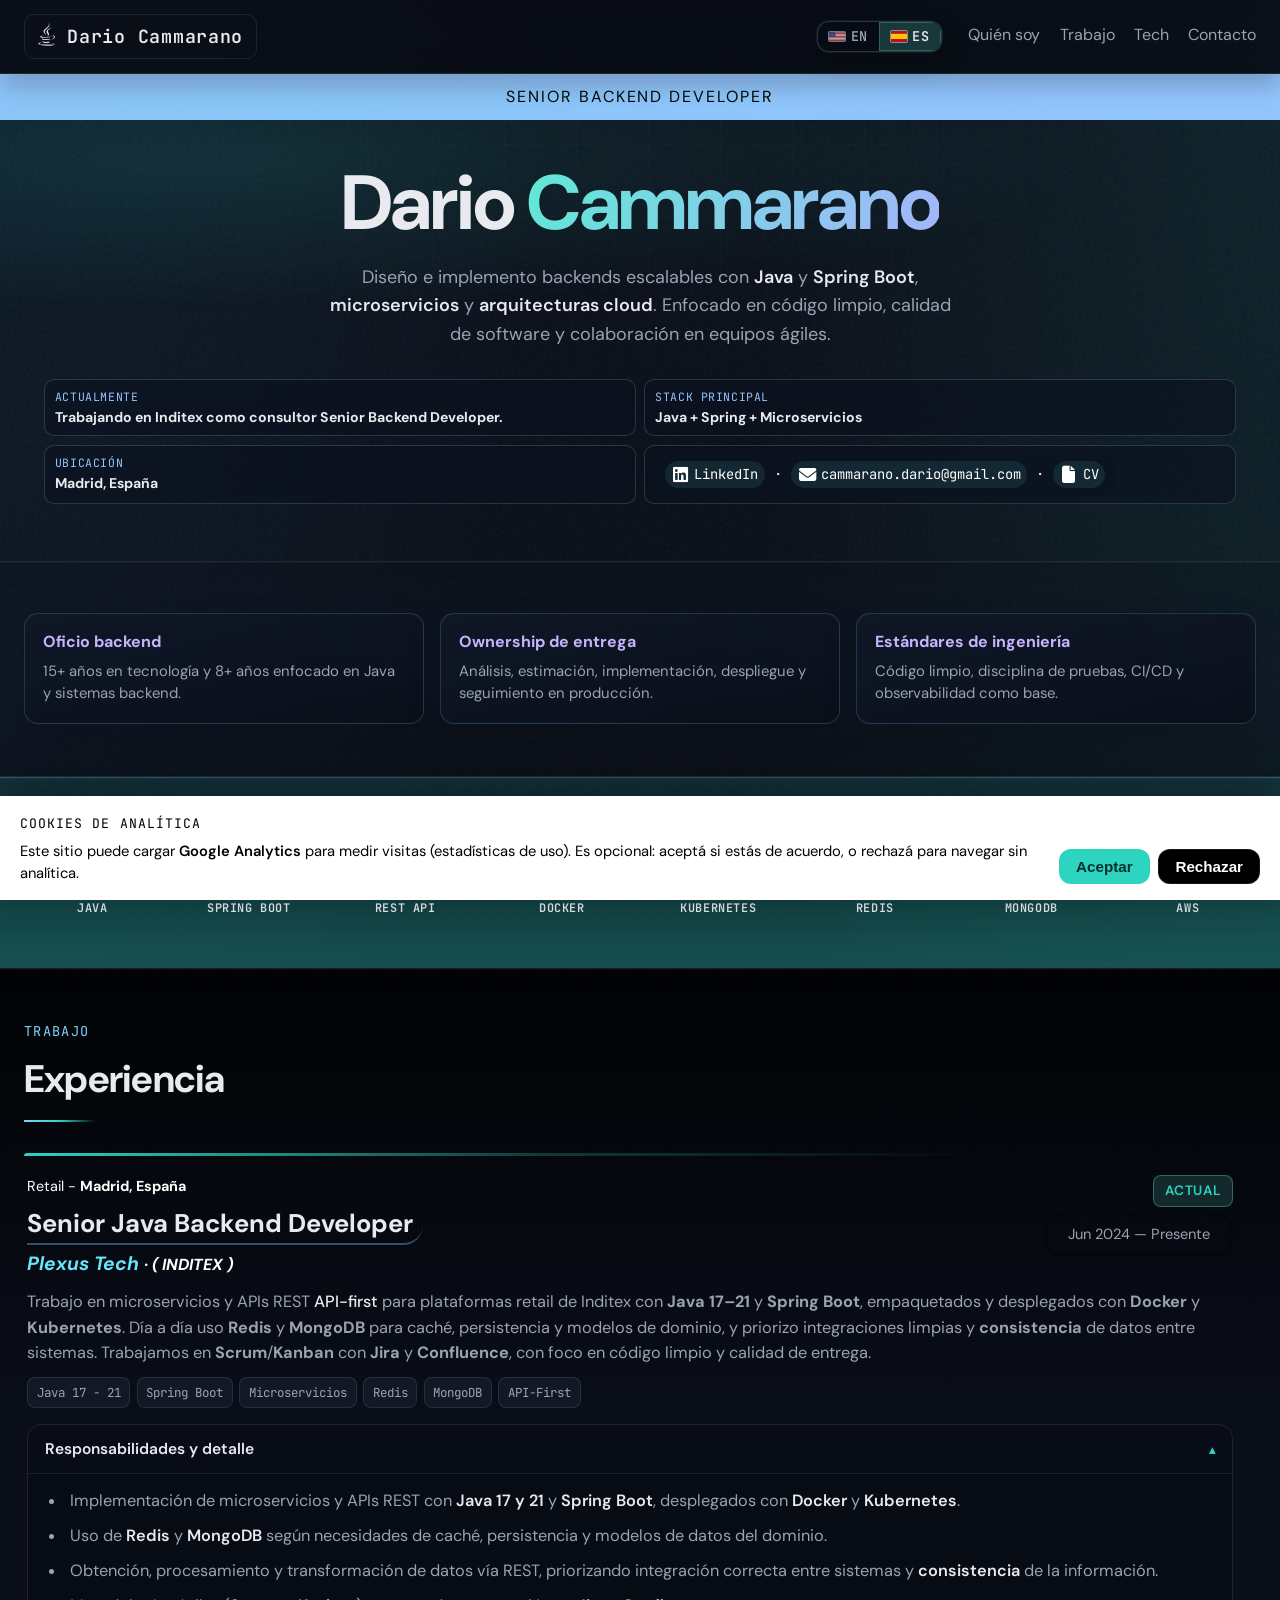
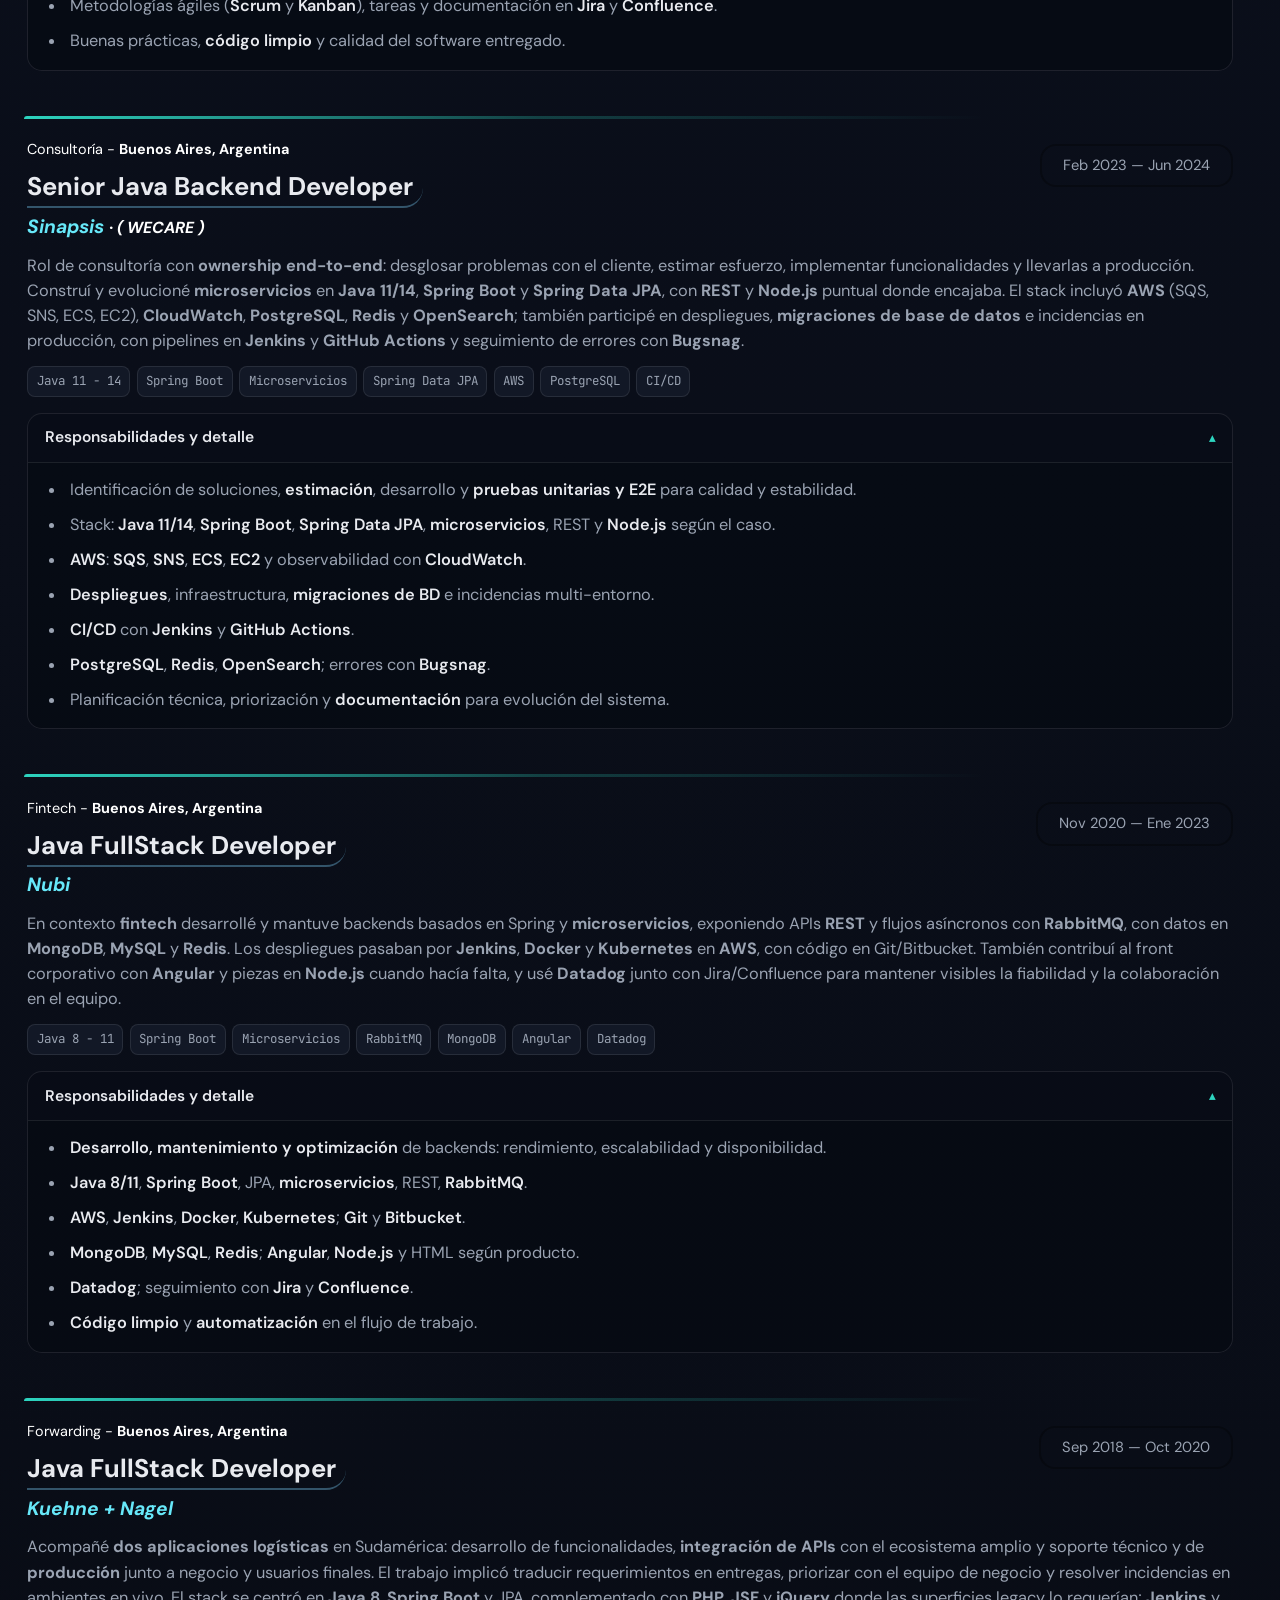
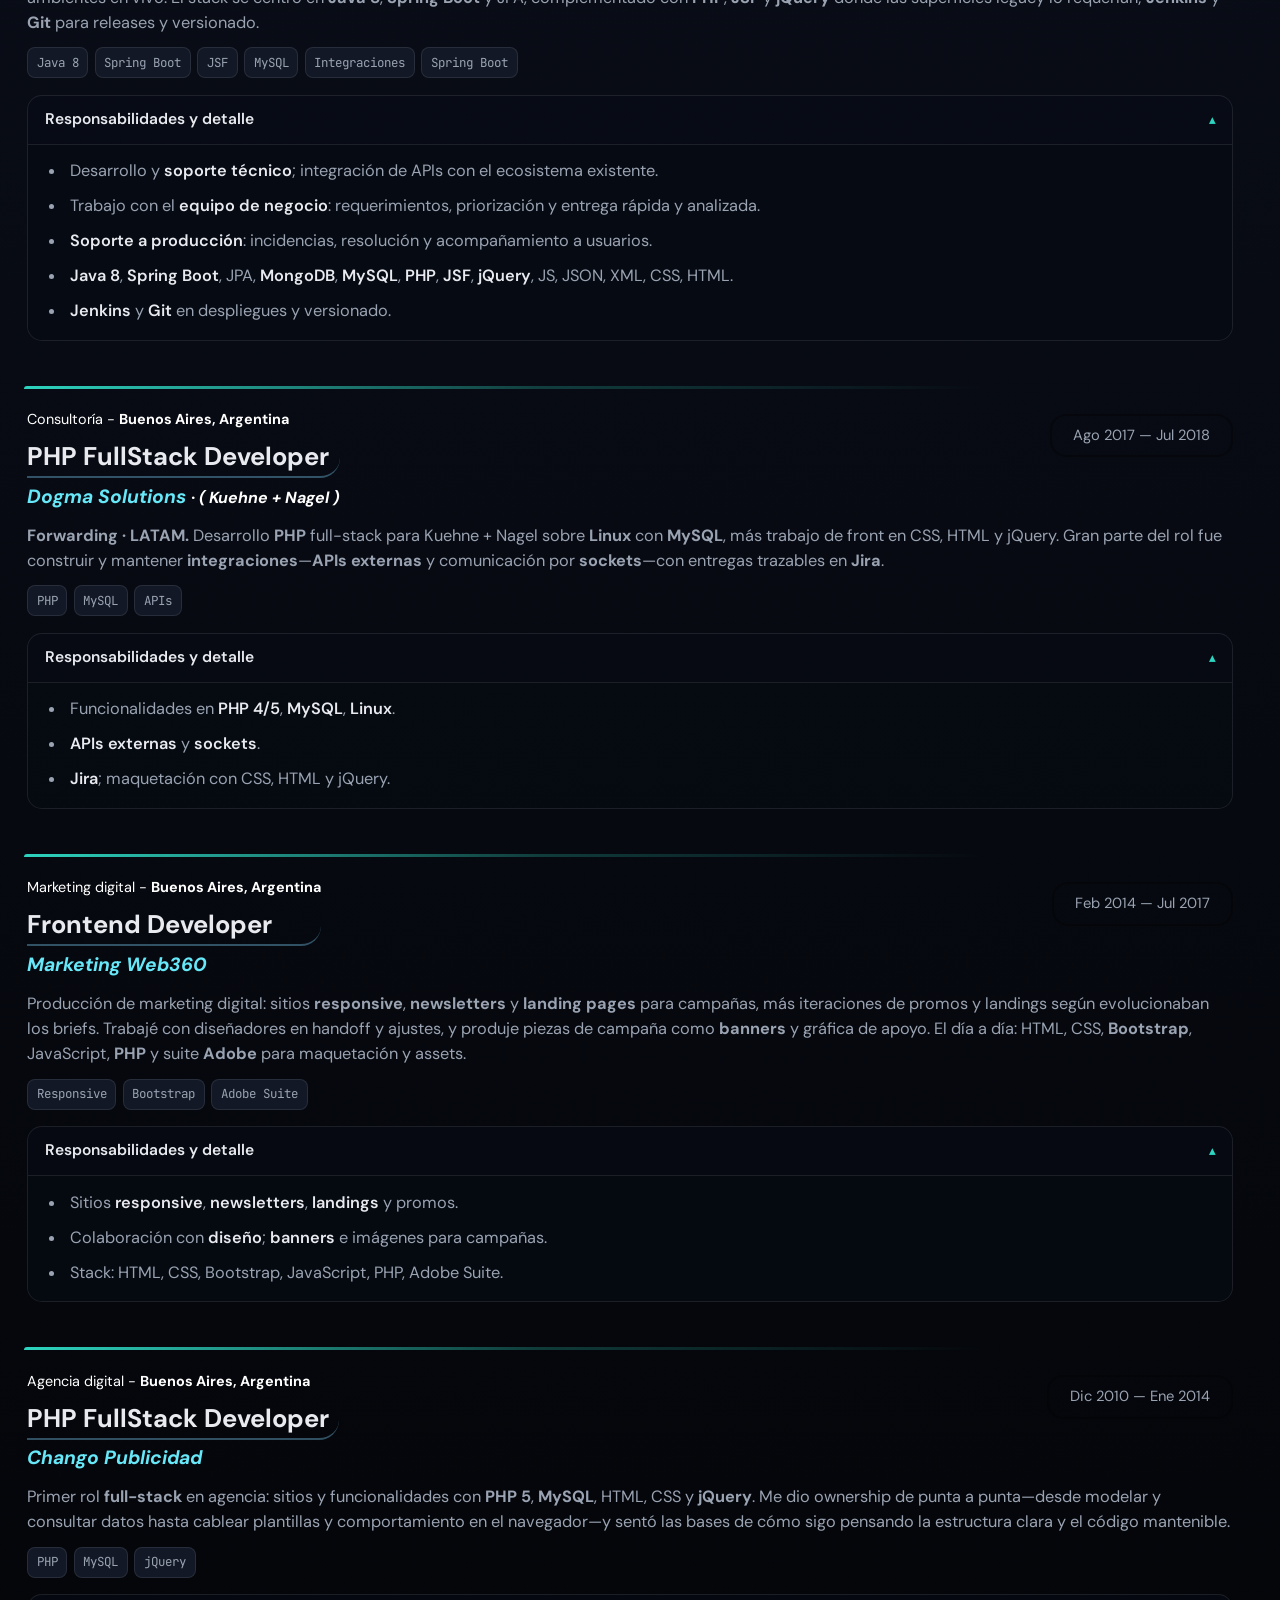
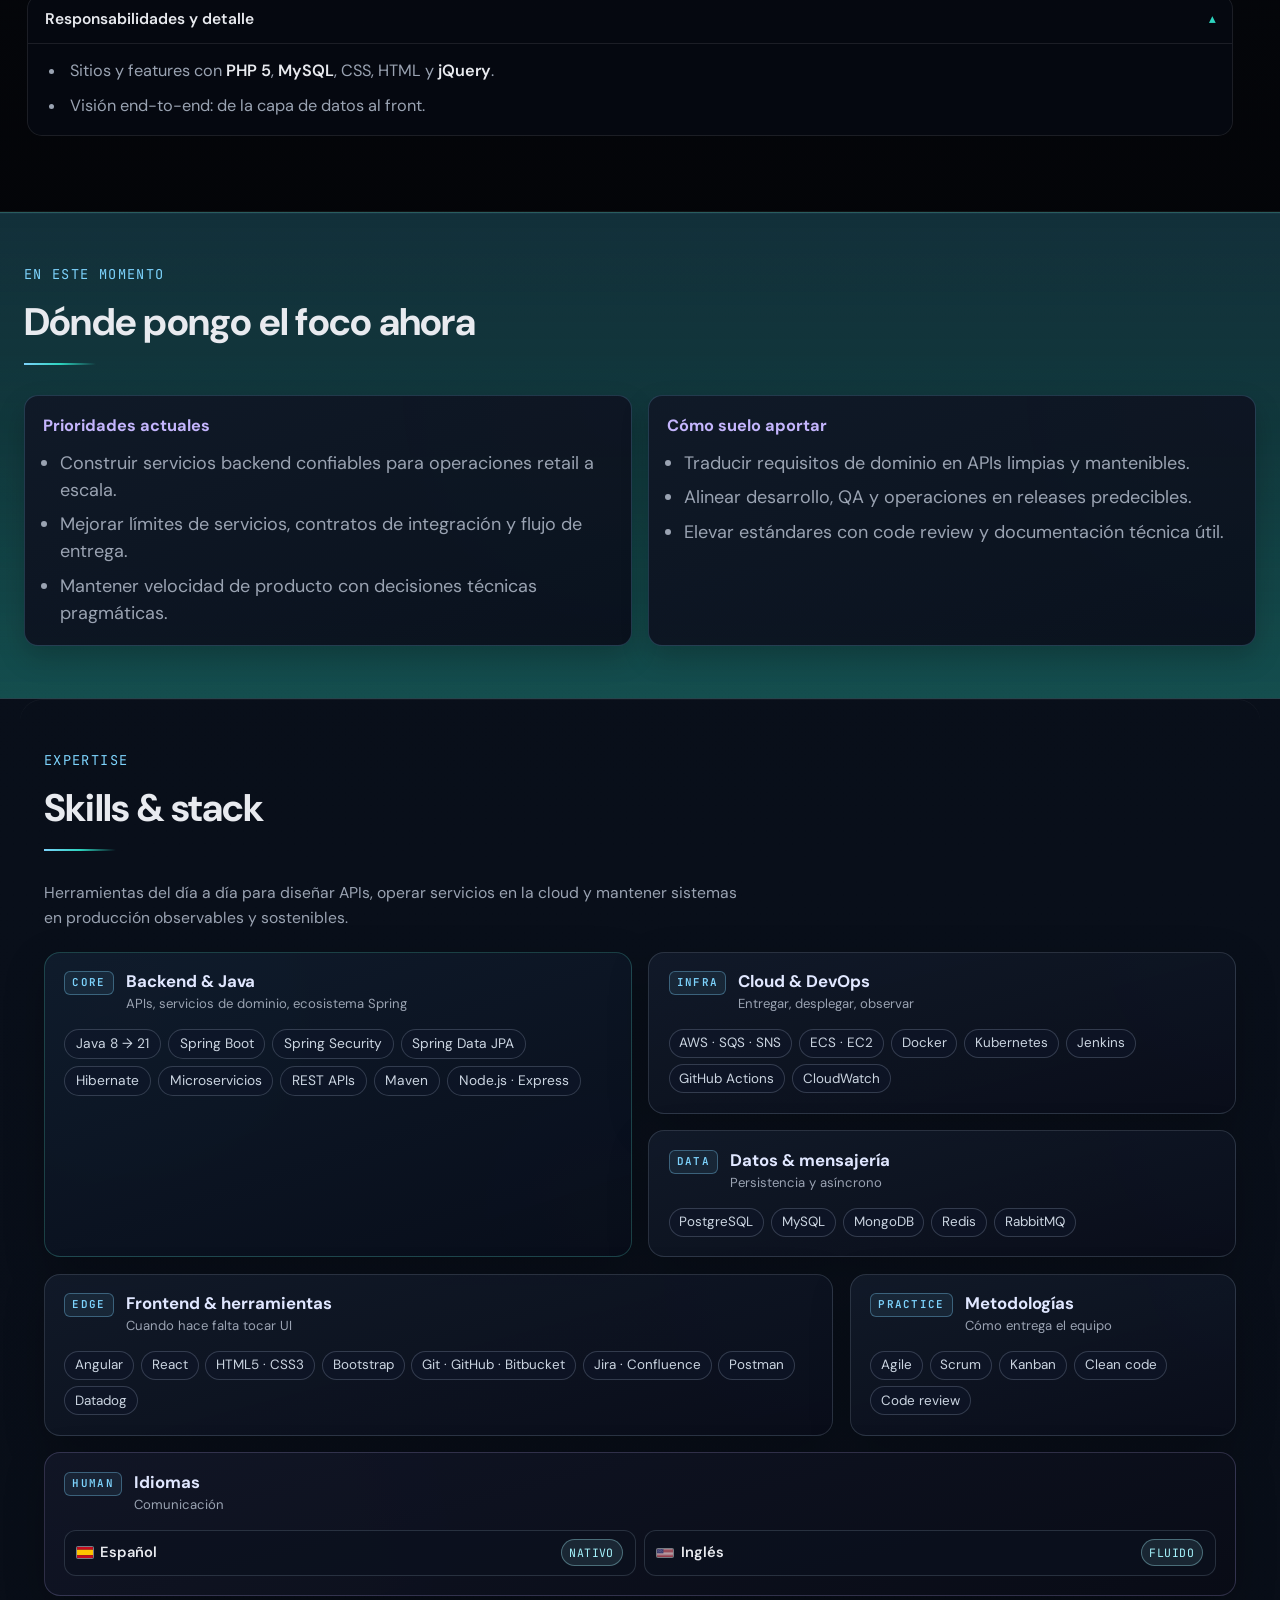
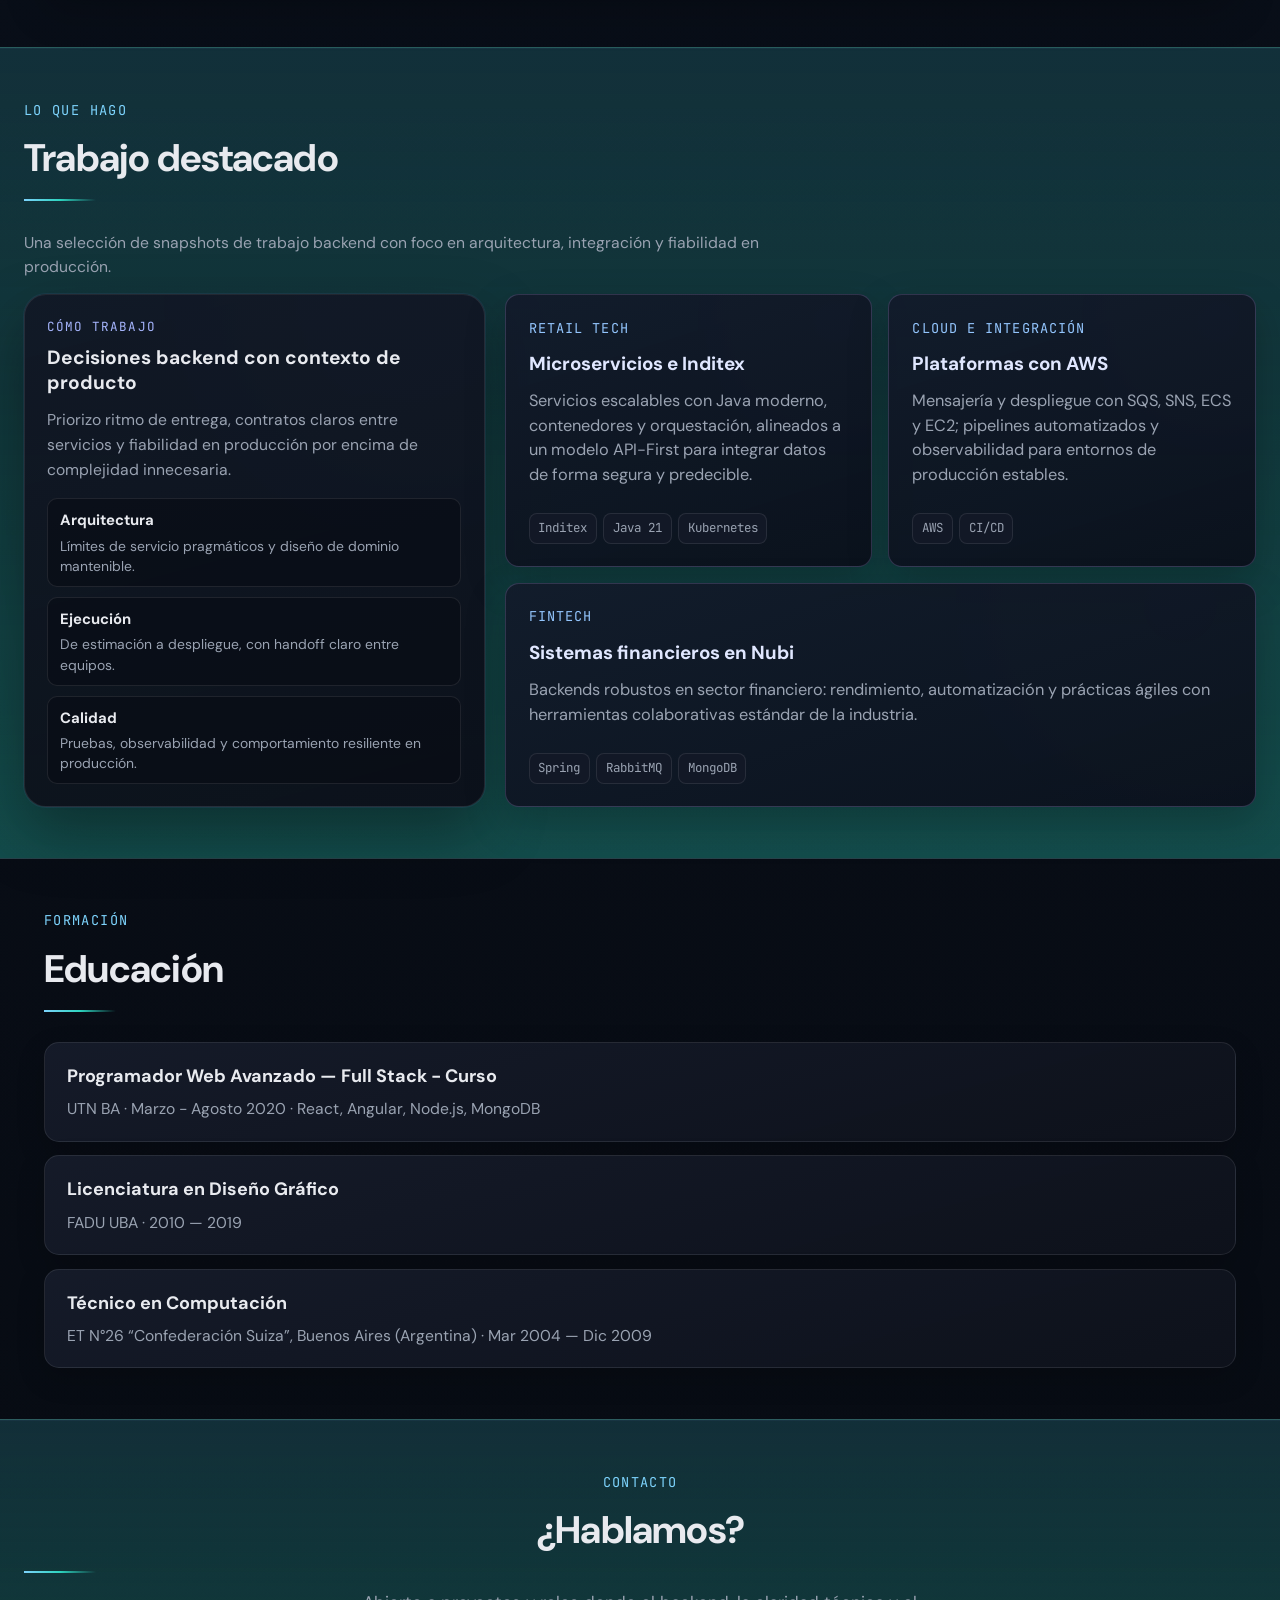
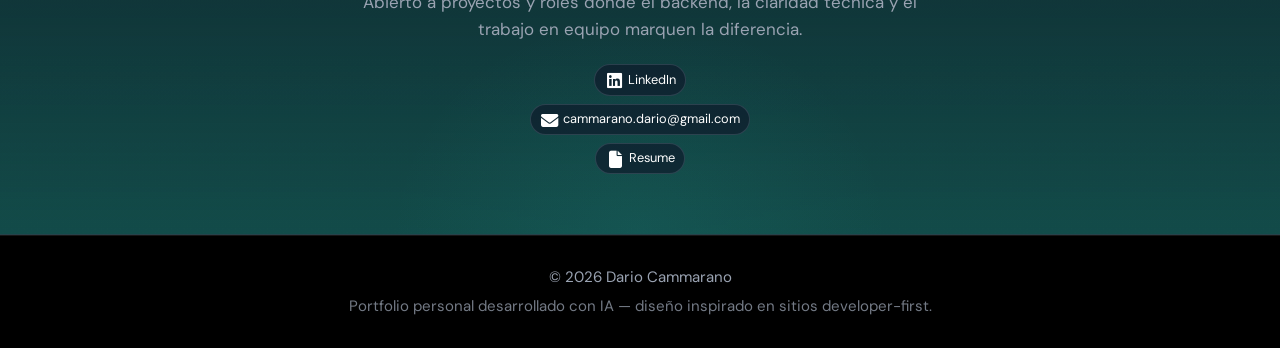
<file: es/index.html>
<!DOCTYPE html>
<html lang="es">
  <head>
    <meta charset="UTF-8" />
    <meta name="viewport" content="width=device-width, initial-scale=1.0" />
    <meta
      name="description"
      content="Dario Cammarano — Senior Java Backend Developer. Microservicios, Spring Boot, APIs REST y arquitecturas cloud."
    />
    <title>Dario Cammarano — Senior Java Backend Developer</title>
    <link rel="icon" href="../assets/favicon.svg" type="image/svg+xml" sizes="any" />
    <link rel="canonical" href="./" />
    <link rel="alternate" hreflang="en" href="../" />
    <link rel="alternate" hreflang="es" href="./" />
    <link rel="alternate" hreflang="x-default" href="../" />
    <link rel="preconnect" href="https://fonts.googleapis.com" />
    <link rel="preconnect" href="https://fonts.gstatic.com" crossorigin />
    <link
      href="https://fonts.googleapis.com/css2?family=DM+Sans:ital,opsz,wght@0,9..40,400;0,9..40,500;0,9..40,600;0,9..40,700;1,9..40,400&family=JetBrains+Mono:wght@400;500;600&display=swap"
      rel="stylesheet"
    />
    <link
      rel="stylesheet"
      href="https://cdnjs.cloudflare.com/ajax/libs/font-awesome/6.7.2/css/all.min.css"
      crossorigin="anonymous"
      referrerpolicy="no-referrer"
    />
    <link rel="stylesheet" href="../styles.css" />
  </head>
  <body>
    <div class="noise" aria-hidden="true"></div>
    <header class="header">
      <a class="logo" href="#"><i class="fa-brands fa-java fa-logo"></i> Dario Cammarano</a>
      <div class="header-tools">
        <nav class="lang-switch" aria-label="Idioma">
          <a href="../" class="lang-btn" lang="en">
            <img class="lang-flag" src="../assets/flags/us.svg" alt="" width="14" height="8" decoding="async" />
            EN
          </a>
          <a href="./" class="lang-btn is-active" aria-current="page" lang="es">
            <img class="lang-flag" src="../assets/flags/es.svg" alt="" width="14" height="9" decoding="async" />
            ES
          </a>
        </nav>
        <nav class="nav">
          <a href="#">Quién soy</a>
          <a href="#experiencia">Trabajo</a>
          <a href="#skills">Tech</a>
          <a href="#contacto">Contacto</a>
        </nav>
      </div>
      <button type="button" class="nav-toggle" aria-label="Abrir menú">
        <span></span><span></span><span></span>
      </button>
    </header>

    <main>
      <p class="eyebrow">Senior Backend Developer</p>
      <section class="hero" id="inicio">
        <div class="hero-grid">
          <div class="hero-copy">
            <h1>
              <span>Dario</span>
              <span class="accent">Cammarano</span>
            </h1>
            <p class="hero-lead">
              Diseño e implemento backends escalables con <strong>Java</strong> y
              <strong>Spring Boot</strong>, <strong>microservicios</strong> y
              <strong>arquitecturas cloud</strong>. Enfocado en código limpio, calidad de software y
              colaboración en equipos ágiles.
            </p>
            <div class="current-snapshot" aria-label="Estado actual">
              <div class="snapshot-item">
                <span>Actualmente</span>
                <strong>Trabajando en Inditex como consultor Senior Backend Developer.</strong>
              </div>
              <div class="snapshot-item">
                <span>Stack principal</span>
                <strong>Java + Spring + Microservicios</strong>
              </div>
              <div class="snapshot-item">
                <span>Ubicación</span>
                <strong>Madrid, España</strong>
              </div>
              <div class="snapshot-item">
            <p class="hero-contact-inline">
              <a
                class="link-with-icon"
                href="https://www.linkedin.com/in/dario-cammarano"
                target="_blank"
                rel="noopener noreferrer"
                ><span class="contact-icon" aria-hidden="true"
                  ><i class="fa-brands fa-linkedin contact-logo"></i></span
                >LinkedIn</a
              >
              ·
              <a class="link-with-icon" href="mailto:cammarano.dario@gmail.com"
                ><span class="contact-icon" aria-hidden="true"
                  ><i class="fa-solid fa-envelope contact-logo"></i></span
                >cammarano.dario@gmail.com</a
              >
              ·
              <a
                class="link-with-icon"
                href="../assets/cv_es.pdf"
                download
                target="_blank"
                rel="noopener noreferrer"
                ><span class="contact-icon" aria-hidden="true"
                  ><i class="fa-solid fa-file contact-logo"></i></span
                >CV</a
              >
            </p>
              </div>
            </div>
          </div>

        </div>

      </section>
      
      
      <section class="section section-alt" id="stats">
        <div class="value-grid">
          <article class="value-card">
            <h3>Oficio backend</h3>
            <p>15+ años en tecnología y 8+ años enfocado en Java y sistemas backend.</p>
          </article>
          <article class="value-card">
            <h3>Ownership de entrega</h3>
            <p>Análisis, estimación, implementación, despliegue y seguimiento en producción.</p>
          </article>
          <article class="value-card">
            <h3>Estándares de ingeniería</h3>
            <p>Código limpio, disciplina de pruebas, CI/CD y observabilidad como base.</p>
          </article>
        </div>
      </section>

      <section class="section section-alt main-stack" id="stack" aria-labelledby="stack-title">
        <ul class="main-stack-grid" role="list">
          <li class="main-stack-item">
            <span class="main-stack-icon" aria-hidden="true"><i class="fa-brands fa-java"></i></span>
            <span class="main-stack-name">Java</span>
          </li>
          <li class="main-stack-item">
            <span class="main-stack-icon" aria-hidden="true"><i class="fa-solid fa-leaf"></i></span>
            <span class="main-stack-name">Spring Boot</span>
          </li>
          <li class="main-stack-item">
            <span class="main-stack-icon" aria-hidden="true">
              <svg class="main-stack-svg" xmlns="http://www.w3.org/2000/svg" viewBox="0 0 1024 1024" focusable="false" aria-hidden="true">
                <path
                  fill="currentColor"
                  d="M917.7 148.8l-42.4-42.4c-1.6-1.6-3.6-2.3-5.7-2.3s-4.1.8-5.7 2.3l-76.1 76.1a199.27 199.27 0 0 0-112.1-34.3c-51.2 0-102.4 19.5-141.5 58.6L432.3 308.7a8.03 8.03 0 0 0 0 11.3L704 591.7c1.6 1.6 3.6 2.3 5.7 2.3 2 0 4.1-.8 5.7-2.3l101.9-101.9c68.9-69 77-175.7 24.3-253.5l76.1-76.1c3.1-3.2 3.1-8.3 0-11.4zM769.1 441.7l-59.4 59.4-186.8-186.8 59.4-59.4c24.9-24.9 58.1-38.7 93.4-38.7 35.3 0 68.4 13.7 93.4 38.7 24.9 24.9 38.7 58.1 38.7 93.4 0 35.3-13.8 68.4-38.7 93.4zm-190.2 105a8.03 8.03 0 0 0-11.3 0L501 613.3 410.7 523l66.7-66.7c3.1-3.1 3.1-8.2 0-11.3L441 408.6a8.03 8.03 0 0 0-11.3 0L363 475.3l-43-43a7.85 7.85 0 0 0-5.7-2.3c-2 0-4.1.8-5.7 2.3L206.8 534.2c-68.9 69-77 175.7-24.3 253.5l-76.1 76.1a8.03 8.03 0 0 0 0 11.3l42.4 42.4c1.6 1.6 3.6 2.3 5.7 2.3s4.1-.8 5.7-2.3l76.1-76.1c33.7 22.9 72.9 34.3 112.1 34.3 51.2 0 102.4-19.5 141.5-58.6l101.9-101.9c3.1-3.1 3.1-8.2 0-11.3l-43-43 66.7-66.7c3.1-3.1 3.1-8.2 0-11.3l-36.6-36.2zM441.7 769.1a131.32 131.32 0 0 1-93.4 38.7c-35.3 0-68.4-13.7-93.4-38.7a131.32 131.32 0 0 1-38.7-93.4c0-35.3 13.7-68.4 38.7-93.4l59.4-59.4 186.8 186.8-59.4 59.4z"
                />
              </svg>
            </span>
            <span class="main-stack-name">REST API</span>
          </li>
          <li class="main-stack-item">
            <span class="main-stack-icon" aria-hidden="true"><i class="fa-brands fa-docker"></i></span>
            <span class="main-stack-name">Docker</span>
          </li>
          <li class="main-stack-item">
            <span class="main-stack-icon" aria-hidden="true">
              <svg class="main-stack-svg" xmlns="http://www.w3.org/2000/svg" viewBox="0 0 24 24" focusable="false" aria-hidden="true">
                <path
                  fill="currentColor"
                  d="M10.204 14.35l.007.01-.999 2.413a5.171 5.171 0 0 1-2.075-2.597l2.578-.437.004.005a.44.44 0 0 1 .484.606zm-.833-2.129a.44.44 0 0 0 .173-.756l.002-.011L7.585 9.7a5.143 5.143 0 0 0-.73 3.255l2.514-.725.002-.009zm1.145-1.98a.44.44 0 0 0 .699-.337l.01-.005.15-2.62a5.144 5.144 0 0 0-3.01 1.442l2.147 1.523.004-.002zm.76 2.75l.723.349.722-.347.18-.78-.5-.623h-.804l-.5.623.179.779zm1.5-3.095a.44.44 0 0 0 .7.336l.008.003 2.134-1.513a5.188 5.188 0 0 0-2.992-1.442l.148 2.615.002.001zm10.876 5.97l-5.773 7.181a1.6 1.6 0 0 1-1.248.594l-9.261.003a1.6 1.6 0 0 1-1.247-.596l-5.776-7.18a1.583 1.583 0 0 1-.307-1.34L2.1 5.573c.108-.47.425-.864.863-1.073L11.305.513a1.606 1.606 0 0 1 1.385 0l8.345 3.985c.438.209.755.604.863 1.073l2.062 8.955c.108.47-.005.963-.308 1.34zm-3.289-2.057c-.042-.01-.103-.026-.145-.034-.174-.033-.315-.025-.479-.038-.35-.037-.638-.067-.895-.148-.105-.04-.18-.165-.216-.216l-.201-.059a6.45 6.45 0 0 0-.105-2.332 6.465 6.465 0 0 0-.936-2.163c.052-.047.15-.133.177-.159.008-.09.001-.183.094-.282.197-.185.444-.338.743-.522.142-.084.273-.137.415-.242.032-.024.076-.062.11-.089.24-.191.295-.52.123-.736-.172-.216-.506-.236-.745-.045-.034.027-.08.062-.111.088-.134.116-.217.23-.33.35-.246.25-.45.458-.673.609-.097.056-.239.037-.303.033l-.19.135a6.545 6.545 0 0 0-4.146-2.003l-.012-.223c-.065-.062-.143-.115-.163-.25-.022-.268.015-.557.057-.905.023-.163.061-.298.068-.475.001-.04-.001-.099-.001-.142 0-.306-.224-.555-.5-.555-.275 0-.499.249-.499.555l.001.014c0 .041-.002.092 0 .128.006.177.044.312.067.475.042.348.078.637.056.906a.545.545 0 0 1-.162.258l-.012.211a6.424 6.424 0 0 0-4.166 2.003 8.373 8.373 0 0 1-.18-.128c-.09.012-.18.04-.297-.029-.223-.15-.427-.358-.673-.608-.113-.12-.195-.234-.329-.349-.03-.026-.077-.062-.111-.088a.594.594 0 0 0-.348-.132.481.481 0 0 0-.398.176c-.172.216-.117.546.123.737l.007.005.104.083c.142.105.272.159.414.242.299.185.546.338.743.522.076.082.09.226.1.288l.16.143a6.462 6.462 0 0 0-1.02 4.506l-.208.06c-.055.072-.133.184-.215.217-.257.081-.546.11-.895.147-.164.014-.305.006-.48.039-.037.007-.09.02-.133.03l-.004.002-.007.002c-.295.071-.484.342-.423.608.061.267.349.429.645.365l.007-.001.01-.003.129-.029c.17-.046.294-.113.448-.172.33-.118.604-.217.87-.256.112-.009.23.069.288.101l.217-.037a6.5 6.5 0 0 0 2.88 3.596l-.09.218c.033.084.069.199.044.282-.097.252-.263.517-.452.813-.091.136-.185.242-.268.399-.02.037-.045.095-.064.134-.128.275-.034.591.213.71.248.12.556-.007.69-.282v-.002c.02-.039.046-.09.062-.127.07-.162.094-.301.144-.458.132-.332.205-.68.387-.897.05-.06.13-.082.215-.105l.113-.205a6.453 6.453 0 0 0 4.609.012l.106.192c.086.028.18.042.256.155.136.232.229.507.342.84.05.156.074.295.145.457.016.037.043.09.062.129.133.276.442.402.69.282.247-.118.341-.435.213-.71-.02-.039-.045-.096-.065-.134-.083-.156-.177-.261-.268-.398-.19-.296-.346-.541-.443-.793-.04-.13.007-.21.038-.294-.018-.022-.059-.144-.083-.202a6.499 6.499 0 0 0 2.88-3.622c.064.01.176.03.213.038.075-.05.144-.114.28-.104.266.039.54.138.87.256.154.06.277.128.448.173.036.01.088.019.13.028l.009.003.007.001c.297.064.584-.098.645-.365.06-.266-.128-.537-.423-.608zM16.4 9.701l-1.95 1.746v.005a.44.44 0 0 0 .173.757l.003.01 2.526.728a5.199 5.199 0 0 0-.108-1.674A5.208 5.208 0 0 0 16.4 9.7zm-4.013 5.325a.437.437 0 0 0-.404-.232.44.44 0 0 0-.372.233h-.002l-1.268 2.292a5.164 5.164 0 0 0 3.326.003l-1.27-2.296h-.01zm1.888-1.293a.44.44 0 0 0-.27.036.44.44 0 0 0-.214.572l-.003.004 1.01 2.438a5.15 5.15 0 0 0 2.081-2.615l-2.6-.44-.004.005z"
                />
              </svg>
            </span>
            <span class="main-stack-name">Kubernetes</span>
          </li>
          <li class="main-stack-item">
            <span class="main-stack-icon" aria-hidden="true">
              <svg class="main-stack-svg" xmlns="http://www.w3.org/2000/svg" viewBox="0 0 24 24" focusable="false" aria-hidden="true">
                <path
                  fill="currentColor"
                  d="M10.5 2.661l.54.997-1.797.644 2.409.218.748 1.246.467-1.121 2.077-.208-1.61-.613.426-1.017-1.578.519zm6.905 2.077L13.76 6.182l3.292 1.298.353-.146 3.293-1.298zm-10.51.312a2.97 1.153 0 0 0-2.97 1.152 2.97 1.153 0 0 0 2.97 1.153 2.97 1.153 0 0 0 2.97-1.153 2.97 1.153 0 0 0-2.97-1.152zM24 6.805s-8.983 4.278-10.395 4.953c-1.226.561-1.901.561-3.261.094C8.318 11.022 0 7.241 0 7.241v1.038c0 .24.332.499.966.8 1.277.613 8.34 3.677 9.45 4.206 1.112.53 1.9.54 3.313-.197 1.412-.738 8.049-3.905 9.326-4.57.654-.342.945-.602.945-.84zm-10.042.602L8.39 8.26l3.884 1.61zM24 10.637s-8.983 4.279-10.395 4.954c-1.226.56-1.901.56-3.261.093C8.318 14.854 0 11.074 0 11.074v1.038c0 .238.332.498.966.8 1.277.612 8.34 3.676 9.45 4.205 1.112.53 1.9.54 3.313-.197 1.412-.737 8.049-3.905 9.326-4.57.654-.332.945-.602.945-.84zm0 3.842l-10.395 4.954c-1.226.56-1.901.56-3.261.094C8.318 18.696 0 14.916 0 14.916v1.038c0 .239.332.499.966.8 1.277.613 8.34 3.676 9.45 4.206 1.112.53 1.9.54 3.313-.198 1.412-.737 8.049-3.904 9.326-4.569.654-.343.945-.613.945-.841z"
                />
              </svg>
            </span>
            <span class="main-stack-name">Redis</span>
          </li>
          <li class="main-stack-item">
            <span class="main-stack-icon" aria-hidden="true"><i class="fa-solid fa-database"></i></span>
            <span class="main-stack-name">MongoDB</span>
          </li>
          <li class="main-stack-item">
            <span class="main-stack-icon" aria-hidden="true"><i class="fa-brands fa-aws"></i></span>
            <span class="main-stack-name">AWS</span>
          </li>
        </ul>
      </section>

      <section class="section" id="experiencia">
        <p class="section-label">Trabajo</p>
        <h2 class="section-title">Experiencia</h2>

        <div class="timeline">
          <article class="job">
            <header class="job-head">
              <div>
                <h6 class="job-company-location">Retail - <b>Madrid, España</b></h6>
                <h3>Senior Java Backend Developer</h3>
                <p class="job-company">Plexus Tech <small> · ( INDITEX )</small></p>
              </div>
              <div class="job-meta">
                <span class="badge badge-current">Actual</span>
                <time datetime="2024-06">Jun 2024 — Presente</time>
              </div>
            </header>
            <p class="job-desc">
              Trabajo en microservicios y APIs REST <em>API-first</em> para plataformas retail de
              Inditex con <strong>Java&nbsp;17–21</strong> y <strong>Spring Boot</strong>, empaquetados
              y desplegados con <strong>Docker</strong> y <strong>Kubernetes</strong>. Día a día uso
              <strong>Redis</strong> y <strong>MongoDB</strong> para caché, persistencia y modelos de
              dominio, y priorizo integraciones limpias y <strong>consistencia</strong> de datos entre
              sistemas. Trabajamos en <strong>Scrum</strong>/<strong>Kanban</strong> con
              <strong>Jira</strong> y <strong>Confluence</strong>, con foco en código limpio y calidad
              de entrega.
            </p>
            <ul class="tags">
              <li>Java 17 - 21</li>
              <li>Spring Boot</li>
              <li>Microservicios</li>
              <li>Redis</li>
              <li>MongoDB</li>
              <li>API-First</li>
            </ul>
            <details class="job-disclosure" open>
              <summary>Responsabilidades y detalle</summary>
              <div class="job-disclosure-body">
                <ul class="job-bullets">
                  <li>
                    Implementación de microservicios y APIs REST con <strong>Java 17 y 21</strong> y
                    <strong>Spring Boot</strong>, desplegados con <strong>Docker</strong> y
                    <strong>Kubernetes</strong>.
                  </li>
                  <li>
                    Uso de <strong>Redis</strong> y <strong>MongoDB</strong> según necesidades de
                    caché, persistencia y modelos de datos del dominio.
                  </li>
                  <li>
                    Obtención, procesamiento y transformación de datos vía REST, priorizando
                    integración correcta entre sistemas y <strong>consistencia</strong> de la
                    información.
                  </li>
                  <li>
                    Metodologías ágiles (<strong>Scrum</strong> y <strong>Kanban</strong>), tareas y
                    documentación en <strong>Jira</strong> y <strong>Confluence</strong>.
                  </li>
                  <li>
                    Buenas prácticas, <strong>código limpio</strong> y calidad del software
                    entregado.
                  </li>
                </ul>
              </div>
            </details>
          </article>

          <article class="job">
            <header class="job-head">
              <div>
                <h6 class="job-company-location">Consultoría - <b>Buenos Aires, Argentina</b></h6>
                <h3>Senior Java Backend Developer</h3>
                <p class="job-company">Sinapsis <small> · ( WECARE )</small></p>
              </div>
              <div class="job-meta">
                <time datetime="2023-02">Feb 2023 — Jun 2024</time>
              </div>
            </header>
            <p class="job-desc">
              Rol de consultoría con <strong>ownership end-to-end</strong>: desglosar problemas con el
              cliente, estimar esfuerzo, implementar funcionalidades y llevarlas a producción. Construí
              y evolucioné <strong>microservicios</strong> en <strong>Java&nbsp;11/14</strong>,
              <strong>Spring Boot</strong> y <strong>Spring Data JPA</strong>, con
              <strong>REST</strong> y <strong>Node.js</strong> puntual donde encajaba. El stack incluyó
              <strong>AWS</strong> (SQS, SNS, ECS, EC2), <strong>CloudWatch</strong>,
              <strong>PostgreSQL</strong>, <strong>Redis</strong> y <strong>OpenSearch</strong>;
              también participé en despliegues, <strong>migraciones de base de datos</strong> e
              incidencias en producción, con pipelines en <strong>Jenkins</strong> y
              <strong>GitHub Actions</strong> y seguimiento de errores con <strong>Bugsnag</strong>.
            </p>
            <ul class="tags">
              <li>Java 11 - 14</li>
              <li>Spring Boot</li>
              <li>Microservicios</li>
              <li>Spring Data JPA</li>
              <li>AWS</li>
              <li>PostgreSQL</li>
              <li>CI/CD</li>
            </ul>
            <details class="job-disclosure" open>
              <summary>Responsabilidades y detalle</summary>
              <div class="job-disclosure-body">
                <ul class="job-bullets">
                  <li>
                    Identificación de soluciones, <strong>estimación</strong>, desarrollo y
                    <strong>pruebas unitarias y E2E</strong> para calidad y estabilidad.
                  </li>
                  <li>
                    Stack: <strong>Java 11/14</strong>, <strong>Spring Boot</strong>,
                    <strong>Spring Data JPA</strong>, <strong>microservicios</strong>, REST y
                    <strong>Node.js</strong> según el caso.
                  </li>
                  <li>
                    <strong>AWS</strong>: <strong>SQS</strong>, <strong>SNS</strong>,
                    <strong>ECS</strong>, <strong>EC2</strong> y observabilidad con
                    <strong>CloudWatch</strong>.
                  </li>
                  <li>
                    <strong>Despliegues</strong>, infraestructura,
                    <strong>migraciones de BD</strong> e incidencias multi-entorno.
                  </li>
                  <li>
                    <strong>CI/CD</strong> con <strong>Jenkins</strong> y
                    <strong>GitHub Actions</strong>.
                  </li>
                  <li>
                    <strong>PostgreSQL</strong>, <strong>Redis</strong>, <strong>OpenSearch</strong>;
                    errores con <strong>Bugsnag</strong>.
                  </li>
                  <li>
                    Planificación técnica, priorización y <strong>documentación</strong> para
                    evolución del sistema.
                  </li>
                </ul>
              </div>
            </details>
          </article>

          <article class="job">
            <header class="job-head">
              <div>
                <h6 class="job-company-location">Fintech - <b>Buenos Aires, Argentina</b></h6>
                <h3>Java FullStack Developer</h3>
                <p class="job-company">Nubi</p>
              </div>
              <div class="job-meta">
                <time datetime="2020-11">Nov 2020 — Ene 2023</time>
              </div>
            </header>
            <p class="job-desc">
              En contexto <strong>fintech</strong> desarrollé y mantuve backends basados en Spring y
              <strong>microservicios</strong>, exponiendo APIs <strong>REST</strong> y flujos
              asíncronos con <strong>RabbitMQ</strong>, con datos en <strong>MongoDB</strong>,
              <strong>MySQL</strong> y <strong>Redis</strong>. Los despliegues pasaban por
              <strong>Jenkins</strong>, <strong>Docker</strong> y <strong>Kubernetes</strong> en
              <strong>AWS</strong>, con código en Git/Bitbucket. También contribuí al front corporativo
              con <strong>Angular</strong> y piezas en <strong>Node.js</strong> cuando hacía falta, y
              usé <strong>Datadog</strong> junto con Jira/Confluence para mantener visibles la
              fiabilidad y la colaboración en el equipo.
            </p>
            <ul class="tags">
              <li>Java 8 - 11</li>
              <li>Spring Boot</li>
              <li>Microservicios</li>
              <li>RabbitMQ</li>
              <li>MongoDB</li>
              <li>Angular</li>
              <li>Datadog</li>
            </ul>
            <details class="job-disclosure" open>
              <summary>Responsabilidades y detalle</summary>
              <div class="job-disclosure-body">
                <ul class="job-bullets">
                  <li>
                    <strong>Desarrollo, mantenimiento y optimización</strong> de backends: rendimiento,
                    escalabilidad y disponibilidad.
                  </li>
                  <li>
                    <strong>Java 8/11</strong>, <strong>Spring Boot</strong>, JPA,
                    <strong>microservicios</strong>, REST, <strong>RabbitMQ</strong>.
                  </li>
                  <li>
                    <strong>AWS</strong>, <strong>Jenkins</strong>, <strong>Docker</strong>,
                    <strong>Kubernetes</strong>; <strong>Git</strong> y <strong>Bitbucket</strong>.
                  </li>
                  <li>
                    <strong>MongoDB</strong>, <strong>MySQL</strong>, <strong>Redis</strong>;
                    <strong>Angular</strong>, <strong>Node.js</strong> y HTML según producto.
                  </li>
                  <li>
                    <strong>Datadog</strong>; seguimiento con <strong>Jira</strong> y
                    <strong>Confluence</strong>.
                  </li>
                  <li>
                    <strong>Código limpio</strong> y <strong>automatización</strong> en el flujo de
                    trabajo.
                  </li>
                </ul>
              </div>
            </details>
          </article>

          <article class="job">
            <header class="job-head">
              <div>
                <h6 class="job-company-location">Forwarding - <b>Buenos Aires, Argentina</b></h6>
                <h3>Java FullStack Developer</h3>
                <p class="job-company">Kuehne + Nagel</p>
              </div>
              <div class="job-meta">
                <time datetime="2018-09">Sep 2018 — Oct 2020</time>
              </div>
            </header>
            <p class="job-desc">
              Acompañé <strong>dos aplicaciones logísticas</strong> en Sudamérica: desarrollo de
              funcionalidades, <strong>integración de APIs</strong> con el ecosistema amplio y soporte
              técnico y de <strong>producción</strong> junto a negocio y usuarios finales. El trabajo
              implicó traducir requerimientos en entregas, priorizar con el equipo de negocio y
              resolver incidencias en ambientes en vivo. El stack se centró en
              <strong>Java&nbsp;8</strong>, <strong>Spring Boot</strong> y JPA, complementado con
              <strong>PHP</strong>, <strong>JSF</strong> y <strong>jQuery</strong> donde las
              superficies legacy lo requerían; <strong>Jenkins</strong> y <strong>Git</strong> para
              releases y versionado.
            </p>
            <ul class="tags">
              <li>Java 8</li>
              <li>Spring Boot</li>
              <li>JSF</li>
              <li>MySQL</li>
              <li>Integraciones</li>
              <li>Spring Boot</li>
            </ul>
            <details class="job-disclosure" open>
              <summary>Responsabilidades y detalle</summary>
              <div class="job-disclosure-body">
                <ul class="job-bullets">
                  <li>
                    Desarrollo y <strong>soporte técnico</strong>; integración de APIs con el
                    ecosistema existente.
                  </li>
                  <li>
                    Trabajo con el <strong>equipo de negocio</strong>: requerimientos, priorización y
                    entrega rápida y analizada.
                  </li>
                  <li>
                    <strong>Soporte a producción</strong>: incidencias, resolución y acompañamiento a
                    usuarios.
                  </li>
                  <li>
                    <strong>Java 8</strong>, <strong>Spring Boot</strong>, JPA,
                    <strong>MongoDB</strong>, <strong>MySQL</strong>, <strong>PHP</strong>,
                    <strong>JSF</strong>, <strong>jQuery</strong>, JS, JSON, XML, CSS, HTML.
                  </li>
                  <li>
                    <strong>Jenkins</strong> y <strong>Git</strong> en despliegues y versionado.
                  </li>
                </ul>
              </div>
            </details>
          </article>

          <article class="job">
            <header class="job-head">
              <div>
                <h6 class="job-company-location">Consultoría - <b>Buenos Aires, Argentina</b></h6>
                <h3>PHP FullStack Developer</h3>
                <p class="job-company">
                  Dogma Solutions <small> · ( Kuehne + Nagel ) </small>
                </p>
              </div>
              <div class="job-meta">
                <time datetime="2017-08">Ago 2017 — Jul 2018</time>
              </div>
            </header>
            <p class="job-desc">
              <strong>Forwarding · LATAM.</strong> Desarrollo <strong>PHP</strong> full-stack para
              Kuehne&nbsp;+&nbsp;Nagel sobre <strong>Linux</strong> con <strong>MySQL</strong>, más
              trabajo de front en CSS, HTML y jQuery. Gran parte del rol fue construir y mantener
              <strong>integraciones</strong>—<strong>APIs externas</strong> y comunicación por
              <strong>sockets</strong>—con entregas trazables en <strong>Jira</strong>.
            </p>
            <ul class="tags">
              <li>PHP</li>
              <li>MySQL</li>
              <li>APIs</li>
            </ul>
            <details class="job-disclosure" open>
              <summary>Responsabilidades y detalle</summary>
              <div class="job-disclosure-body">
                <ul class="job-bullets">
                  <li>
                    Funcionalidades en <strong>PHP 4/5</strong>, <strong>MySQL</strong>,
                    <strong>Linux</strong>.
                  </li>
                  <li>
                    <strong>APIs externas</strong> y <strong>sockets</strong>.
                  </li>
                  <li>
                    <strong>Jira</strong>; maquetación con CSS, HTML y jQuery.
                  </li>
                </ul>
              </div>
            </details>
          </article>

          <article class="job">
            <header class="job-head">
              <div>
                <h6 class="job-company-location">Marketing digital - <b>Buenos Aires, Argentina</b></h6>
                <h3>Frontend Developer</h3>
                <p class="job-company">Marketing Web360</p>
              </div>
              <div class="job-meta">
                <time datetime="2014-02">Feb 2014 — Jul 2017</time>
              </div>
            </header>
            <p class="job-desc">
              Producción de marketing digital: sitios <strong>responsive</strong>,
              <strong>newsletters</strong> y <strong>landing pages</strong> para campañas, más
              iteraciones de promos y landings según evolucionaban los briefs. Trabajé con diseñadores
              en handoff y ajustes, y produje piezas de campaña como <strong>banners</strong> y
              gráfica de apoyo. El día a día: HTML, CSS, <strong>Bootstrap</strong>, JavaScript,
              <strong>PHP</strong> y suite <strong>Adobe</strong> para maquetación y assets.
            </p>
            <ul class="tags">
              <li>Responsive</li>
              <li>Bootstrap</li>
              <li>Adobe Suite</li>
            </ul>
            <details class="job-disclosure" open>
              <summary>Responsabilidades y detalle</summary>
              <div class="job-disclosure-body">
                <ul class="job-bullets">
                  <li>
                    Sitios <strong>responsive</strong>, <strong>newsletters</strong>,
                    <strong>landings</strong> y promos.
                  </li>
                  <li>
                    Colaboración con <strong>diseño</strong>; <strong>banners</strong> e imágenes para
                    campañas.
                  </li>
                  <li>
                    Stack: HTML, CSS, Bootstrap, JavaScript, PHP, Adobe Suite.
                  </li>
                </ul>
              </div>
            </details>
          </article>

          <article class="job">
            <header class="job-head">
              <div>
                <h6 class="job-company-location">Agencia digital - <b>Buenos Aires, Argentina</b></h6>
                <h3>PHP FullStack Developer</h3>
                <p class="job-company">Chango Publicidad</p>
              </div>
              <div class="job-meta">
                <time datetime="2010-12">Dic 2010 — Ene 2014</time>
              </div>
            </header>
            <p class="job-desc">
              Primer rol <strong>full-stack</strong> en agencia: sitios y funcionalidades con
              <strong>PHP&nbsp;5</strong>, <strong>MySQL</strong>, HTML, CSS y
              <strong>jQuery</strong>. Me dio ownership de punta a punta—desde modelar y consultar
              datos hasta cablear plantillas y comportamiento en el navegador—y sentó las bases de cómo
              sigo pensando la estructura clara y el código mantenible.
            </p>
            <ul class="tags">
              <li>PHP</li>
              <li>MySQL</li>
              <li>jQuery</li>
            </ul>
            <details class="job-disclosure" open>
              <summary>Responsabilidades y detalle</summary>
              <div class="job-disclosure-body">
                <ul class="job-bullets">
                  <li>
                    Sitios y features con <strong>PHP 5</strong>, <strong>MySQL</strong>, CSS, HTML y
                    <strong>jQuery</strong>.
                  </li>
                  <li>
                    Visión end-to-end: de la capa de datos al front.
                  </li>
                </ul>
              </div>
            </details>
          </article>
        </div>
      </section>

      <section class="section section-alt" id="now">
        <p class="section-label">En este momento</p>
        <h2 class="section-title">Dónde pongo el foco ahora</h2>
        <div class="now-grid">
          <article class="now-card">
            <h3>Prioridades actuales</h3>
            <ul class="now-list">
              <li>Construir servicios backend confiables para operaciones retail a escala.</li>
              <li>Mejorar límites de servicios, contratos de integración y flujo de entrega.</li>
              <li>Mantener velocidad de producto con decisiones técnicas pragmáticas.</li>
            </ul>
          </article>
          <article class="now-card">
            <h3>Cómo suelo aportar</h3>
            <ul class="now-list">
              <li>Traducir requisitos de dominio en APIs limpias y mantenibles.</li>
              <li>Alinear desarrollo, QA y operaciones en releases predecibles.</li>
              <li>Elevar estándares con code review y documentación técnica útil.</li>
            </ul>
          </article>
        </div>
      </section>

      <section class="section section-skills" id="skills">
        <p class="section-label">Expertise</p>
        <h2 class="section-title">Skills &amp; stack</h2>
        <p class="skills-lede">
          Herramientas del día a día para diseñar APIs, operar servicios en la cloud y mantener
          sistemas en producción observables y sostenibles.
        </p>
        <div class="skills-layout">
          <article class="skill-panel skill-panel-featured">
            <header class="skill-panel-head">
              <span class="skill-panel-eyebrow">Core</span>
              <div class="skill-panel-titles">
                <h3 id="skill-cat-backend">Backend &amp; Java</h3>
                <p class="skill-panel-sub">APIs, servicios de dominio, ecosistema Spring</p>
              </div>
            </header>
            <ul class="skill-chips" aria-labelledby="skill-cat-backend">
              <li>Java 8 → 21</li>
              <li>Spring Boot</li>
              <li>Spring Security</li>
              <li>Spring Data JPA</li>
              <li>Hibernate</li>
              <li>Microservicios</li>
              <li>REST APIs</li>
              <li>Maven</li>
              <li>Node.js · Express</li>
            </ul>
          </article>
          <article class="skill-panel">
            <header class="skill-panel-head">
              <span class="skill-panel-eyebrow">Infra</span>
              <div class="skill-panel-titles">
                <h3 id="skill-cat-cloud">Cloud &amp; DevOps</h3>
                <p class="skill-panel-sub">Entregar, desplegar, observar</p>
              </div>
            </header>
            <ul class="skill-chips" aria-labelledby="skill-cat-cloud">
              <li>AWS · SQS · SNS</li>
              <li>ECS · EC2</li>
              <li>Docker</li>
              <li>Kubernetes</li>
              <li>Jenkins</li>
              <li>GitHub Actions</li>
              <li>CloudWatch</li>
            </ul>
          </article>
          <article class="skill-panel">
            <header class="skill-panel-head">
              <span class="skill-panel-eyebrow">Data</span>
              <div class="skill-panel-titles">
                <h3 id="skill-cat-data">Datos &amp; mensajería</h3>
                <p class="skill-panel-sub">Persistencia y asíncrono</p>
              </div>
            </header>
            <ul class="skill-chips" aria-labelledby="skill-cat-data">
              <li>PostgreSQL</li>
              <li>MySQL</li>
              <li>MongoDB</li>
              <li>Redis</li>
              <li>RabbitMQ</li>
            </ul>
          </article>
          <article class="skill-panel">
            <header class="skill-panel-head">
              <span class="skill-panel-eyebrow">Edge</span>
              <div class="skill-panel-titles">
                <h3 id="skill-cat-fe">Frontend &amp; herramientas</h3>
                <p class="skill-panel-sub">Cuando hace falta tocar UI</p>
              </div>
            </header>
            <ul class="skill-chips" aria-labelledby="skill-cat-fe">
              <li>Angular</li>
              <li>React</li>
              <li>HTML5 · CSS3</li>
              <li>Bootstrap</li>
              <li>Git · GitHub · Bitbucket</li>
              <li>Jira · Confluence</li>
              <li>Postman</li>
              <li>Datadog</li>
            </ul>
          </article>
          <article class="skill-panel skill-panel-compact">
            <header class="skill-panel-head">
              <span class="skill-panel-eyebrow">Practice</span>
              <div class="skill-panel-titles">
                <h3 id="skill-cat-method">Metodologías</h3>
                <p class="skill-panel-sub">Cómo entrega el equipo</p>
              </div>
            </header>
            <ul class="skill-chips" aria-labelledby="skill-cat-method">
              <li>Agile</li>
              <li>Scrum</li>
              <li>Kanban</li>
              <li>Clean code</li>
              <li>Code review</li>
            </ul>
          </article>
          <article class="skill-panel skill-panel-langs">
            <header class="skill-panel-head">
              <span class="skill-panel-eyebrow">Human</span>
              <div class="skill-panel-titles">
                <h3 id="skill-cat-langs">Idiomas</h3>
                <p class="skill-panel-sub">Comunicación</p>
              </div>
            </header>
            <ul class="skill-lang-rows" aria-labelledby="skill-cat-langs">
              <li class="skill-lang-row">
                <span class="skill-lang-name">
                  <img class="lang-flag" src="../assets/flags/es.svg" alt="" width="14" height="8" decoding="async" />
                  Español
                </span>
                <span class="skill-lang-badge">Nativo</span>
              </li>
              <li class="skill-lang-row">
                <span class="skill-lang-name">
                  <img class="lang-flag" src="../assets/flags/us.svg" alt="" width="14" height="8" decoding="async" />
                  Inglés
                </span>
                <span class="skill-lang-badge">Fluido</span>
              </li>
            </ul>
          </article>
        </div>
      </section>

      <section class="section section-alt" id="destacados">
        <p class="section-label">Lo que hago</p>
        <h2 class="section-title">Trabajo destacado</h2>
        <p class="highlight-subtitle">
          Una selección de snapshots de trabajo backend con foco en arquitectura, integración y
          fiabilidad en producción.
        </p>
        <div class="highlight-layout">
          <div class="highlight-intro">
            <aside class="profile-panel" aria-label="Enfoque profesional">
              <p class="profile-panel-kicker">Cómo trabajo</p>
              <h3>Decisiones backend con contexto de producto</h3>
              <p class="profile-panel-lead">
                Priorizo ritmo de entrega, contratos claros entre servicios y fiabilidad en
                producción por encima de complejidad innecesaria.
              </p>
              <ul class="profile-pillars">
                <li>
                  <strong>Arquitectura</strong>
                  <span>Límites de servicio pragmáticos y diseño de dominio mantenible.</span>
                </li>
                <li>
                  <strong>Ejecución</strong>
                  <span>De estimación a despliegue, con handoff claro entre equipos.</span>
                </li>
                <li>
                  <strong>Calidad</strong>
                  <span>Pruebas, observabilidad y comportamiento resiliente en producción.</span>
                </li>
              </ul>
            </aside>
          </div>
          <div class="cards">
          <article class="card">
            <span class="card-kicker">Retail tech</span>
            <h3>Microservicios e Inditex</h3>
            <p>
              Servicios escalables con Java moderno, contenedores y orquestación, alineados a un
              modelo API-First para integrar datos de forma segura y predecible.
            </p>
            <ul class="tags">
              <li>Inditex</li>
              <li>Java 21</li>
              <li>Kubernetes</li>
            </ul>
          </article>
          <article class="card">
            <span class="card-kicker">Cloud e integración</span>
            <h3>Plataformas con AWS</h3>
            <p>
              Mensajería y despliegue con SQS, SNS, ECS y EC2; pipelines automatizados y
              observabilidad para entornos de producción estables.
            </p>
            <ul class="tags">
              <li>AWS</li>
              <li>CI/CD</li>
            </ul>
          </article>
          <article class="card">
            <span class="card-kicker">Fintech</span>
            <h3>Sistemas financieros en Nubi</h3>
            <p>
              Backends robustos en sector financiero: rendimiento, automatización y prácticas
              ágiles con herramientas colaborativas estándar de la industria.
            </p>
            <ul class="tags">
              <li>Spring</li>
              <li>RabbitMQ</li>
              <li>MongoDB</li>
            </ul>
          </article>
          </div>
        </div>
      </section>

      <section class="section" id="educacion">
        <p class="section-label">Formación</p>
        <h2 class="section-title">Educación</h2>
        <ul class="edu-list">
          <li>
            <strong>Programador Web Avanzado — Full Stack - Curso </strong>
            <span>UTN BA · Marzo - Agosto 2020 · React, Angular, Node.js, MongoDB</span>
          </li>
          <li>
            <strong>Licenciatura en Diseño Gráfico</strong>
            <span>FADU UBA · 2010 — 2019</span>
          </li>
          <li>
            <strong>Técnico en Computación</strong>
            <span
              >ET N°26 &ldquo;Confederación Suiza&rdquo;, Buenos Aires (Argentina) · Mar 2004 — Dic
              2009</span
            >
          </li>
        </ul>
      </section>

      <section class="section contact section-alt" id="contacto">
        <p class="section-label">Contacto</p>
        <h2 class="section-title">¿Hablamos?</h2>
        <p class="contact-lead">
          Abierto a proyectos y roles donde el backend, la claridad técnica y el trabajo en equipo
          marquen la diferencia.
        </p>
        <ul class="contact-links">
          <li>
            <a
              class="link-with-icon"
              href="https://www.linkedin.com/in/dario-cammarano"
              target="_blank"
              rel="noopener noreferrer"
              ><span class="contact-icon" aria-hidden="true"
                ><i class="fa-brands fa-linkedin contact-logo"></i></span
              >LinkedIn</a
            >
          </li>
          <li>
            <a class="link-with-icon" href="mailto:cammarano.dario@gmail.com"
              ><span class="contact-icon" aria-hidden="true"
                ><i class="fa-solid fa-envelope contact-logo"></i></span
              >cammarano.dario@gmail.com</a
            >
          </li>
          <li>
            <a
              class="link-with-icon"
              href="assets/cv.pdf" download
              target="_blank"
              rel="noopener noreferrer"
              ><span class="contact-icon" aria-hidden="true"
                ><i class="fa-solid fa-file contact-logo"></i></span
              >Resume</a
            >

          </li>
        </ul>
      </section>
    </main>

    <footer class="footer">
      <p>© <span id="year"></span> Dario Cammarano</p>
      <p class="footer-note">
        Portfolio personal desarrollado con IA — diseño inspirado en sitios developer-first.
      </p>
    </footer>

    <div
      id="cookie-consent"
      class="cookie-consent"
      role="region"
      aria-label="Consentimiento de cookies"
      hidden
    >
      <div class="cookie-consent-inner">
        <div class="cookie-consent-copy">
          <p class="cookie-consent-title">Cookies de analítica</p>
          <p class="cookie-consent-text">
            Este sitio puede cargar <strong>Google Analytics</strong> para medir visitas (estadísticas
            de uso). Es opcional: aceptá si estás de acuerdo, o rechazá para navegar sin analítica.
          </p>
        </div>
        <div class="cookie-consent-actions">
          <button type="button" class="btn btn-primary js-cookie-accept">Aceptar</button>
          <button type="button" class="btn btn-ghost js-cookie-reject">Rechazar</button>
        </div>
      </div>
    </div>

    <script src="../script.js"></script>
  </body>
</html>
</file>
<file: styles.css>
*,
*::before,
*::after {
  box-sizing: border-box;
}

:root {
  /* Slate base + teal accent — less “flat black”, more depth */
  --bg: #0b0f18;
  --bg-deep: #060910;
  --bg-elevated: #121826;
  --bg-card: #151b2a;
  --border: rgba(255, 255, 255, 0.09);
  --text: #e8eaef;
  --text-muted: #9aa3b2;
  --accent: #5eead4;
  --accent-dim: rgba(94, 234, 212, 0.15);
  --accent-strong: #2dd4bf;
  --glow-teal: rgba(45, 212, 191, 0.14);
  --glow-violet: rgba(129, 140, 248, 0.1);
  /* Hover del bloque “stack” (fondo con tinte verde): acento frío violeta para contraste */
  --stack-hover: #a5b4fc;
  --stack-hover-strong: #818cf8;
  --stack-hover-bg: rgb(255 255 255);
  --stack-hover-border: rgba(165, 180, 252, 0.55);
  --stack-hover-glow: rgba(129, 140, 248, 0.45);
  --font-sans: "DM Sans", system-ui, sans-serif;
  --font-mono: "JetBrains Mono", ui-monospace, monospace;
  --radius: 15px;
  --radius-lg: 22px;
  --header-h: 74px;
  --max: 1240px;
}

html {
  scroll-behavior: smooth;
}

body {
  margin: 0;
  font-family: var(--font-sans);
  font-size: 18px;
  line-height: 1.6;
  color: var(--text);
  background-color: var(--bg-deep);
  background-image:
    radial-gradient(ellipse 100% 70% at 10% -15%, var(--glow-teal), transparent 52%),
    radial-gradient(ellipse 80% 55% at 92% 5%, var(--glow-violet), transparent 48%),
    radial-gradient(ellipse 60% 45% at 50% 105%, rgba(45, 212, 191, 0.06), transparent 50%),
    linear-gradient(180deg, #0d121c 0%, var(--bg-deep) 28%, #0a0e16 55%, #080c14 100%);
  min-height: 100vh;
  overflow: hidden;
  overflow-y: auto;
}

/* Subtle grid + vignette (common on modern dev / product portfolios) */
body::before {
  content: "";
  position: fixed;
  inset: 0;
  pointer-events: none;
  z-index: 0;
  background-image:
    linear-gradient(rgba(255, 255, 255, 0.028) 1px, transparent 1px),
    linear-gradient(90deg, rgba(255, 255, 255, 0.028) 1px, transparent 1px);
  background-size: 72px 72px;
  mask-image: radial-gradient(ellipse 85% 70% at 50% 0%, #000 0%, transparent 72%);
  -webkit-mask-image: radial-gradient(ellipse 85% 70% at 50% 0%, #000 0%, transparent 72%);
}

.noise {
  pointer-events: none;
  position: fixed;
  inset: 0;
  opacity: 0.035;
  background-image: url("data:image/svg+xml,%3Csvg viewBox='0 0 256 256' xmlns='http://www.w3.org/2000/svg'%3E%3Cfilter id='n'%3E%3CfeTurbulence type='fractalNoise' baseFrequency='0.9' numOctaves='4' stitchTiles='stitch'/%3E%3C/filter%3E%3Crect width='100%25' height='100%25' filter='url(%23n)'/%3E%3C/svg%3E");
  z-index: 0;
}

a {
  color: var(--accent-strong);
  text-decoration: none;
}

a:hover {
  text-decoration: underline;
}

.header {
  position: sticky;
  top: 0;
  z-index: 10;
  display: flex;
  align-items: center;
  justify-content: flex-start;
  gap: 1.1rem;
  padding: 0 1.5rem;
  height: var(--header-h);
  background: rgba(8, 11, 18, 0.78);
  backdrop-filter: blur(14px) saturate(1.15);
  border-bottom: 1px solid var(--border);
  box-shadow: 0 1px 0 rgba(94, 234, 212, 0.04);
}

.logo {
  font-family: var(--font-mono);
  font-weight: 600;
  font-size: 1.14rem;
  color: var(--text);
  padding: 0.44rem 0.8rem;
  border: 1px solid var(--border);
  border-radius: 10px;
  letter-spacing: 0.04em;
  margin-right: auto;
}

.logo:hover {
  border-color: var(--accent);
  text-decoration: none;
  color: var(--accent);
}

.header-tools {
  display: flex;
  align-items: center;
  gap: 1.25rem;
}

.lang-switch {
  display: inline-flex;
  flex-shrink: 0;
  border: 1px solid rgba(255, 255, 255, 0.16);
  border-radius: 12px;
  overflow: hidden;
  margin-right: 0.4rem;
  background: rgba(9, 13, 22, 0.84);
  box-shadow:
    0 0 0 1px rgba(94, 234, 212, 0.08),
    0 10px 24px rgba(0, 0, 0, 0.25);
}

.lang-btn {
  margin: 0;
  padding: 0.46rem 0.72rem;
  font-family: var(--font-mono);
  font-size: 0.84rem;
  font-weight: 600;
  letter-spacing: 0.04em;
  border: none;
  background: transparent;
  color: var(--text-muted);
  cursor: pointer;
  line-height: 1;
  appearance: none;
  -webkit-appearance: none;
  box-shadow: none;
  text-decoration: none;
  display: inline-flex;
  align-items: center;
  justify-content: center;
  gap: 0.35rem;
}

.lang-flag {
  display: block;
  width: 1rem;
  height: auto;
  flex-shrink: 0;
  border-radius: 1px;
  box-shadow: 0 0 0 1px rgb(255 255 255 / 45%);
}

.lang-btn:hover:not(.is-active) {
  color: var(--text);
  background: rgba(255, 255, 255, 0.08);
}

.lang-btn:visited {
  color: inherit;
}

.lang-btn.is-active {
  background: rgba(94, 234, 212, 0.2);
  color: var(--text);
  box-shadow: inset 0 0 0 1px rgba(94, 234, 212, 0.25);
}

.lang-btn.is-active:visited {
  color: var(--text);
}

.lang-btn:focus-visible {
  outline: 2px solid rgba(94, 234, 212, 0.7);
  outline-offset: -2px;
}

.nav {
  display: flex;
  align-items: center;
  gap: 1.2rem;
  font-size: 1rem;
}

.fa-logo {
  font-size: 17pt;
  padding: 0;
}

.nav a {
  color: var(--text-muted);
  text-decoration: none;
}

.nav a:hover {
  color: var(--text);
}

.nav-cta {
  padding: 0.55rem 1.08rem;
  border-radius: 10px;
  background: var(--accent-dim);
  color: var(--accent-strong) !important;
  border: 1px solid rgba(94, 234, 212, 0.35);
}

.nav-cta:hover {
  background: rgba(94, 234, 212, 0.22);
  text-decoration: none;
}

.nav-toggle {
  display: none;
  flex-direction: column;
  gap: 5px;
  margin: 0;
  padding: 0.5rem;
  background: transparent;
  border: none;
  cursor: pointer;
  color: inherit;
  appearance: none;
  -webkit-appearance: none;
  box-shadow: none;
}

.contact-logo {
  font-size: 13pt;
  color: #fff;
  padding-top: 2px;
  padding-left: 2px;
}

.nav-toggle span {
  display: block;
  width: 27px;
  height: 2px;
  background: var(--text);
}

main {
  position: relative;
  z-index: 1;
}

main article {
  margin: 0;
}

.hero {
  position: relative;
  isolation: isolate;
  padding: 2.45rem 1.5rem 3.35rem;
  max-width: var(--max);
  margin: 0 auto;
}

.hero::before {
  content: "";
  position: absolute;
  inset: -8% -20% auto -25%;
  height: 85%;
  background: radial-gradient(ellipse 70% 60% at 30% 20%, var(--glow-teal), transparent 68%);
  opacity: 0.85;
  pointer-events: none;
  z-index: -1;
}

.hero-grid {
  display: grid;
  gap: 2.15rem;
  align-items: start;
}

@media (min-width: 900px) {
  .hero-grid {
    grid-template-columns: minmax(0, 1fr);
    gap: 1.4rem;
  }
}

.eyebrow {
  text-align: center;
  font-size: 1.0rem;
  text-transform: uppercase;
  letter-spacing: 0.12em;
  color: #000000;
  margin: 0px 0 0;
  background: #93c5fd;
  padding: 10px;
}

.hero h1 {
  font-size: clamp(2.4rem, 6vw, 5rem);
  font-weight: 700;
  line-height: 1.05;
  margin: 0 0 1.2rem;
  text-align: center;
  letter-spacing: -0.03em;
}

.name-line {
  display: block;
}

h1 .accent {
  background: linear-gradient(120deg, var(--accent), #a5b4fc);
  -webkit-background-clip: text;
  background-clip: text;
  color: transparent;
}

.hero-lead {
  color: var(--text-muted);
  max-width: 40rem;
  text-align: center;
  margin: 10px auto 30px auto;
}

.hero-system-note {
  margin: 0 0 0.95rem;
  max-width: 40rem;
  color: #cbd5e1;
  font-size: 0.95rem;
  line-height: 1.5;
  border-left: 2px solid rgba(125, 211, 252, 0.5);
  padding-left: 0.7rem;
}

.hero-contact-inline {
  display: inline-flex;
  flex-wrap: wrap;
  align-items: center;
  gap: 0.45rem 0.55rem;
  margin: 0;
  padding: 0.42rem 0.58rem;
  font-size: 0.86rem;
  font-family: var(--font-mono);
  color: var(--text);
  /* border: 1px solid var(--border); */
  border-radius: 999px;
  background: rgba(8, 12, 22, 0.62);
  /* box-shadow: 0 0 0 1px rgba(94, 234, 212, 0.06); */
}

.hero-contact-inline a {
  display: inline-flex;
  align-items: center;
  padding: 0.16rem 0.42rem;
  border-radius: 999px;
  color: #fff;
  background: rgba(94, 234, 212, 0.1);
  text-decoration: none;
  transition: background 0.15s ease, color 0.15s ease;
}

.hero-contact-inline a:hover {
  text-decoration: none;
  background: rgba(94, 234, 212, 0.18);
}

.link-with-icon {
  display: inline-flex;
  align-items: center;
  gap: 0.32rem;
}

.contact-icon {
  display: inline-flex;
  align-items: center;
  justify-content: center;
  width: 1.125rem;
  height: 1.125rem;
  flex-shrink: 0;
}

.contact-icon svg,
.contact-icon img {
  display: block;
  width: 100%;
  height: 100%;
  object-fit: contain;
}

@media (max-width: 640px) {
  .hero-contact-inline {
    border-radius: 12px;
    font-size: 0.82rem;
  }
}

.hero-lead strong {
  color: var(--text);
  font-weight: 600;
}

.hero-meta {
  font-size: 1rem;
  color: var(--text-muted);
  margin: 0 0 1rem;
}

.current-snapshot {
  display: grid;
  gap: 0.55rem;
  margin: 0 0 1rem;
}

@media (min-width: 760px) {
  .current-snapshot {
    grid-template-columns: repeat(2, minmax(0, 1fr));
  }
}

.snapshot-item {
  padding: 0.5rem 0.62rem;
  border: 1px solid rgba(148, 163, 184, 0.24);
  border-radius: 10px;
  background: rgba(11, 18, 30, 0.6);
}

.snapshot-item span {
  display: block;
  margin: 0 0 0.12rem;
  font-family: var(--font-mono);
  font-size: 0.72rem;
  letter-spacing: 0.05em;
  text-transform: uppercase;
  color: #93c5fd;
}

.snapshot-item strong {
  display: block;
  font-size: 0.88rem;
  line-height: 1.35;
  color: var(--text);
}

.hero-actions {
  display: flex;
  flex-wrap: wrap;
  gap: 0.85rem;
}

.btn {
  display: inline-flex;
  align-items: center;
  justify-content: center;
  padding: 0.62rem 1.2rem;
  border-radius: 12px;
  font-size: 1.06rem;
  font-weight: 600;
  text-decoration: none;
  border: 1px solid transparent;
  cursor: pointer;
  transition: background 0.15s, border-color 0.15s, color 0.15s;
}

.btn-primary {
  background: var(--accent-strong);
  color: #042f2e;
}

.btn-primary:hover {
  background: #5eead4;
  text-decoration: none;
}

.btn-ghost {
  background: #000000;
  border-color: var(--border);
  color: #ffffff;
}

.btn-ghost:hover {
  border-color: var(--text-muted);
  text-decoration: none;
}

.profile-panel {
  padding: 1.35rem 1.4rem;
  border: 1px solid var(--border);
  border-radius: var(--radius-lg);
  background:
    linear-gradient(165deg, rgba(18, 24, 38, 0.94), rgba(12, 16, 26, 0.96)),
    radial-gradient(circle at 85% 0%, rgba(129, 140, 248, 0.18), transparent 48%);
  box-shadow:
    0 0 0 1px rgba(129, 140, 248, 0.08),
    0 26px 60px rgba(0, 0, 0, 0.34);
}

.profile-panel-kicker {
  margin: 0 0 0.55rem;
  font-family: var(--font-mono);
  font-size: 0.79rem;
  letter-spacing: 0.08em;
  text-transform: uppercase;
  color: #a5b4fc;
}

.profile-panel h3 {
  margin: 0 0 0.7rem;
  font-size: 1.2rem;
  line-height: 1.3;
}

.profile-panel-lead {
  margin: 0 0 1rem;
  color: var(--text-muted);
  font-size: 0.98rem;
}

.profile-pillars {
  list-style: none;
  margin: 0;
  padding: 0;
  display: grid;
  gap: 0.62rem;
}

.profile-pillars li {
  border: 1px solid var(--border);
  border-radius: 10px;
  padding: 0.62rem 0.72rem;
  background: rgba(8, 12, 20, 0.58);
}

.profile-pillars strong {
  display: block;
  margin: 0 0 0.18rem;
  color: var(--text);
  font-size: 0.93rem;
}

.profile-pillars span {
  display: block;
  color: var(--text-muted);
  font-size: 0.87rem;
  line-height: 1.45;
}

.highlight-intro {
  margin: 0 0 1.25rem;
}

.highlight-layout {
  display: grid;
  gap: 1.15rem;
  align-items: start;
}

.highlight-subtitle {
  margin: 0 0 1rem;
  max-width: 48rem;
  color: var(--text-muted);
  font-size: 0.98rem;
  line-height: 1.5;
}

@media (min-width: 980px) {
  .highlight-layout {
    grid-template-columns: minmax(16rem, 0.95fr) minmax(0, 1.55fr);
    gap: 1.25rem;
    align-items: stretch;
  }

  .highlight-intro {
    margin: 0;
    height: 100%;
  }

  .highlight-intro .profile-panel {
    height: 100%;
  }

  #destacados .cards {
    grid-template-columns: repeat(2, minmax(0, 1fr));
    gap: 1rem;
    align-items: stretch;
  }

  #destacados .card {
    min-height: 10.5rem;
    height: 100%;
  }

  #destacados .cards .card:nth-child(3) {
    grid-column: 1 / -1;
  }
}

.terminal {
  background: linear-gradient(165deg, rgba(24, 30, 46, 0.95), rgba(14, 18, 28, 0.98));
  border: 1px solid var(--border);
  border-radius: var(--radius-lg);
  overflow: hidden;
  box-shadow:
    0 0 0 1px rgba(94, 234, 212, 0.06),
    0 28px 64px rgba(0, 0, 0, 0.45),
    0 0 80px rgba(45, 212, 191, 0.06);
}

.terminal-bar {
  display: flex;
  align-items: center;
  gap: 0.55rem;
  padding: 0.92rem 1.2rem;
  background: rgba(6, 8, 14, 0.92);
  border-bottom: 1px solid var(--border);
}

.dot {
  width: 12px;
  height: 12px;
  border-radius: 50%;
}
.red { background: #ff5f56; }
.yellow { background: #ffbd2e; }
.green { background: #27c93f; }

.terminal-title {
  margin-left: auto;
  font-family: var(--font-mono);
  font-size: 0.9rem;
  color: var(--text-muted);
}

.terminal-body {
  margin: 0;
  padding: 1.2rem 1.2rem 1.45rem;
  font-family: var(--font-mono);
  font-size: 0.89rem;
  line-height: 1.68;
  color: var(--text-muted);
}

.architecture-card {
  font-family: var(--font-sans);
  font-size: 0.95rem;
  line-height: 1.5;
}

.architecture-title {
  margin: 0 0 0.8rem;
  font-family: var(--font-mono);
  font-size: 0.84rem;
  text-transform: uppercase;
  letter-spacing: 0.08em;
  color: var(--accent-strong);
}

.architecture-flow {
  list-style: none;
  margin: 0 0 0.9rem;
  padding: 0;
  display: grid;
  gap: 0.42rem;
}

.architecture-flow li {
  position: relative;
  padding: 0.42rem 0.7rem 0.42rem 1.2rem;
  border: 1px solid var(--border);
  border-radius: 9px;
  background: rgba(8, 12, 20, 0.65);
  color: var(--text);
  font-size: 0.86rem;
}

.architecture-flow li::before {
  content: ">";
  position: absolute;
  left: 0.45rem;
  top: 0.42rem;
  color: var(--accent-strong);
  font-family: var(--font-mono);
  font-size: 0.8rem;
}

.architecture-note {
  margin: 0 0 0.9rem;
  color: var(--text-muted);
  font-size: 0.9rem;
}

.architecture-tags {
  list-style: none;
  margin: 0;
  padding: 0;
  display: flex;
  flex-wrap: wrap;
  gap: 0.45rem;
}

.architecture-tags li {
  font-family: var(--font-mono);
  font-size: 0.74rem;
  padding: 0.24rem 0.5rem;
  border: 1px solid var(--border);
  border-radius: 999px;
  background: rgba(94, 234, 212, 0.1);
  color: var(--accent);
}

.terminal-body .prompt {
  color: var(--accent-strong);
}

.terminal-body .cmd {
  color: var(--text);
}

.terminal-body .out {
  display: block;
  margin-bottom: 0.5rem;
  white-space: pre-wrap;
}

.blink {
  animation: blink 1s step-end infinite;
}

@keyframes blink {
  50% { opacity: 0; }
}

.stats {
  display: grid;
  grid-template-columns: repeat(auto-fit, minmax(156px, 1fr));
  gap: 0.92rem;
  list-style: none;
  padding: 2.15rem 0 0;
  margin: 2.15rem 0 0;
  border-top: 1px solid var(--border);
}

.stats li {
  padding: 0.92rem 1.02rem;
  background: linear-gradient(150deg, rgba(22, 28, 42, 0.92), rgba(14, 18, 30, 0.88));
  border-radius: var(--radius);
  border: 1px solid var(--border);
  box-shadow:
    0 0 0 1px rgba(94, 234, 212, 0.05),
    0 14px 36px rgba(0, 0, 0, 0.28);
}

.stats strong {
  display: block;
  font-size: 1.4rem;
  color: var(--accent-strong);
  font-family: var(--font-mono);
}

.stats span {
  font-size: 0.94rem;
  color: var(--text-muted);
}

#stats {
  background:
    linear-gradient(180deg, rgba(10, 14, 24, 0.22), rgba(17, 25, 40, 0.55) 52%, rgba(10, 14, 24, 0.2));
}

.value-grid {
  max-width: var(--max);
  margin: 0 auto;
  display: grid;
  gap: 1rem;
}

@media (min-width: 860px) {
  .value-grid {
    grid-template-columns: repeat(3, 1fr);
  }
}

.value-card {
  padding: 1.1rem 1.15rem 1.2rem;
  border: 1px solid var(--border);
  border-radius: var(--radius);
  background: linear-gradient(160deg, rgba(19, 24, 38, 0.92), rgba(11, 15, 24, 0.92));
  box-shadow: 0 12px 30px rgba(0, 0, 0, 0.22);
}

.value-card h3 {
  margin: 0 0 0.42rem;
  font-size: 1rem;
  line-height: 1.3;
  color: #c7d2fe;
}

.value-card p {
  margin: 0;
  color: var(--text-muted);
  font-size: 0.93rem;
  line-height: 1.5;
}

/* "Now" section inspired by portfolio trends */
.now-grid {
  display: grid;
  gap: 1rem;
}

@media (min-width: 880px) {
  .now-grid {
    grid-template-columns: repeat(2, minmax(0, 1fr));
  }
}

.now-card {
  padding: 1.05rem 1.15rem 1.15rem;
  border: 1px solid rgba(125, 211, 252, 0.2);
  border-radius: 14px;
  background:
    linear-gradient(160deg, rgba(17, 24, 39, 0.94), rgba(10, 15, 27, 0.94)),
    radial-gradient(circle at 100% 0%, rgba(125, 211, 252, 0.12), transparent 48%);
  box-shadow: 0 12px 28px rgba(0, 0, 0, 0.2);
}

.now-card h3 {
  margin: 0 0 0.65rem;
  color: #c4b5fd;
  font-size: 1.02rem;
}

.now-list {
  margin: 0;
  padding-left: 1.05rem;
  color: var(--text-muted);
}

.now-list li {
  margin: 0 0 0.48rem;
  line-height: 1.5;
}

.now-list li:last-child {
  margin-bottom: 0;
}

.section {
  padding: 3rem 1.5rem;
  max-width: var(--max);
  margin: 0 auto;
}

/* Full-bleed career band — breaks the “one big black column” rhythm */
.section#experiencia {
  max-width: none;
  width: 100%;
  margin: 0;
  padding: 3.25rem 1.5rem;
  background: linear-gradient(
    180deg,
    rgba(10, 14, 24, 0.2) 0%,
    rgba(14, 20, 36, 0.72) 12%,
    rgba(12, 17, 30, 0.78) 50%,
    rgba(10, 14, 24, 0.35) 100%
  );
  border-top: 1px solid var(--border);
  border-bottom: 1px solid rgba(255, 255, 255, 0.06);
  box-shadow: inset 0 1px 0 rgba(94, 234, 212, 0.04);
  background-color: #000000;
}

.section#experiencia > * {
  max-width: var(--max);
  margin-left: auto;
  margin-right: auto;
}

.section-alt {
  background: linear-gradient(
    180deg,
    rgba(18, 24, 42, 0.55) 0%,
    rgba(12, 16, 28, 0.35) 45%,
    transparent 100%
  );
  border-top: 1px solid var(--border);
  border-bottom: 1px solid var(--border);
  max-width: none;
  box-shadow: inset 0 1px 0 rgba(129, 140, 248, 0.05);
  background-color: #2dd3be52;
}

.section-alt > .section-label,
.section-alt > .section-title,
.section-alt > .cards,
.section-alt > .edu-list {
  max-width: var(--max);
  margin-left: auto;
  margin-right: auto;
}

.section-alt#educacion .section-label,
.section-alt#educacion .section-title,
.section-alt#educacion .edu-list {
  max-width: var(--max);
  margin-left: auto;
  margin-right: auto;
}

/* Main stack (Font Awesome): brands + labeled solid stand-ins where needed */
.section-alt.main-stack > .section-label,
.section-alt.main-stack > .section-title,
.section-alt.main-stack > .main-stack-lede {
  max-width: var(--max);
  margin-left: auto;
  margin-right: auto;
}

/* Fila de logos a todo el ancho del bloque (viewport en section-alt), columnas equitativas */
.section-alt.main-stack > .main-stack-grid {
  max-width: none;
  width: 100%;
  margin-left: 0;
  margin-right: 0;
}

.main-stack-lede {
  margin: 0 0 1.35rem;
  color: var(--text-muted);
  font-size: 0.98rem;
  line-height: 1.55;
}

.main-stack-grid {
  list-style: none;
  margin: 0;
  padding: 0;
  display: grid;
  width: 100%;
  grid-template-columns: repeat(2, minmax(0, 1fr));
  column-gap: clamp(0.35rem, 2vw, 1.25rem);
  row-gap: 1.15rem;
  align-items: start;
  justify-items: center;
}

@media (min-width: 640px) {
  .main-stack-grid {
    grid-template-columns: repeat(4, minmax(0, 1fr));
  }
}

@media (min-width: 1100px) {
  .main-stack-grid {
    grid-template-columns: repeat(8, minmax(0, 1fr));
  }
}

.main-stack-item {
  display: flex;
  flex-direction: column;
  align-items: center;
  gap: 0.52rem;
  width: 100%;
  max-width: 7.5rem;
  text-align: center;
}

.main-stack-icon {
  display: flex;
  align-items: center;
  justify-content: center;
  width: 3.65rem;
  height: 3.65rem;
  border-radius: 14px;
  background: rgba(8, 12, 22, 0.72);
  border: 1px solid rgba(255, 255, 255, 0.12);
  color: #fff;
  font-size: 1.78rem;
  line-height: 1;
  transition:
    background-color 0.28s ease,
    border-color 0.28s ease,
    color 0.28s ease,
    box-shadow 0.28s ease,
    transform 0.28s ease;
}

.main-stack-icon i {
  color: inherit;
  transition: color 0.28s ease;
}

.main-stack-svg {
  display: block;
  width: 1.65rem;
  height: 1.65rem;
  flex-shrink: 0;
  color: inherit;
  transition: color 0.28s ease, transform 0.28s ease;
}

.main-stack-svg path {
  fill: currentColor;
}

.main-stack-item:hover .main-stack-icon {
  transform: translateY(-3px);
  border-color: var(--stack-hover-border);
  background: var(--stack-hover-bg);
  color: var(--stack-hover-strong);
  box-shadow:
    0 0 0 1px rgba(165, 180, 252, 0.22),
    0 12px 28px rgba(0, 0, 0, 0.28),
    0 0 24px var(--stack-hover-glow);
}

.main-stack-item:hover .main-stack-svg {
  transform: scale(1.08);
}

@media (prefers-reduced-motion: reduce) {
  .main-stack-icon,
  .main-stack-icon i,
  .main-stack-svg,
  .main-stack-name {
    transition-duration: 0.01ms;
  }

  .main-stack-item:hover .main-stack-icon {
    transform: none;
  }

  .main-stack-item:hover .main-stack-svg {
    transform: none;
  }
}

@media (min-width: 640px) {
  .main-stack-svg {
    width: 1.85rem;
    height: 1.85rem;
  }
}

.main-stack-name {
  font-family: var(--font-mono);
  font-size: 0.74rem;
  font-weight: 600;
  letter-spacing: 0.05em;
  text-transform: uppercase;
  color: rgba(255, 255, 255, 0.88);
  max-width: 8rem;
  line-height: 1.25;
  transition: color 0.28s ease;
}

.main-stack-item:hover .main-stack-name {
  color: var(--stack-hover);
}

@media (min-width: 640px) {
  .main-stack-icon {
    width: 4rem;
    height: 4rem;
    font-size: 2rem;
  }
}

.section-label {
  font-family: var(--font-mono);
  font-size: 0.85rem;
  color: var(--accent-strong);
  text-transform: uppercase;
  letter-spacing: 0.1em;
  margin: 0 0 0.4rem;
}

.section-title {
  font-size: clamp(1.62rem, 3.85vw, 2.4rem);
  margin: 0 0 1.62rem;
  letter-spacing: -0.02em;
}

.timeline {
  display: flex;
  flex-direction: column;
  gap: 1.2rem;
}

/*
.job {
  position: relative;
  overflow: hidden;
  padding: 1.4rem 1.45rem;
  background: linear-gradient(168deg, rgba(24, 30, 46, 0.98), rgba(16, 20, 32, 0.99));
  border: 1px solid var(--border);
  border-radius: var(--radius-lg);
  box-shadow: 0 20px 50px rgba(0, 0, 0, 0.32);
}
*/
.job {
  position: relative;
  overflow: hidden;
  padding: 1.4rem 1.45rem 1.45rem 0.2rem;
  /* background: linear-gradient(168deg, rgba(24, 30, 46, 0.98), rgba(16, 20, 32, 0.99)); */
  /* border: 1px solid var(--border); */
  /* border-radius: var(--radius-lg); */
  /* box-shadow: 0 20px 50px rgba(0, 0, 0, 0.32); */
}

.job::before {
  content: "";
  position: absolute;
  top: 0;
  left: 0;
  right: 0;
  height: 3px;
  background: linear-gradient(90deg, var(--accent-strong), rgba(45, 212, 191, 0.25) 42%, transparent 78%);
  border-radius: var(--radius-lg) var(--radius-lg) 0 0;
  pointer-events: none;
}

.job-compact {
  opacity: 0.95;
}

.job-company-location {
  margin: 0;
  font-weight: normal;
  color: #ffffff;
  font-size: 0.9rem;
}

.job-head {
  display: flex;
  flex-wrap: wrap;
  align-items: flex-start;
  justify-content: space-between;
  gap: 0.72rem 1.12rem;
  margin-bottom: 0.62rem;
}

.job h3 {
  margin: 0;
  font-size: 1.6rem;
  line-height: 1.25;
  padding: 10px 10px 3px 0px;
  border-radius: 0 0px 20px 0;
  border-bottom: 2px solid #2dd4;
}

.job-company {
  margin: 0.24rem 0 0;
  color: #2dd4bf;
  font-weight: bold;
  font-size: 1.2rem;
  font-style: italic;
}

.job-company small {
  color: #ffffff; 
}

.job-meta {
  text-align: right;
  font-size: 0.92rem;
  color: var(--text-muted);
}

.job-meta time {
  display: block;
  background: #ffffff00;
  margin-top: 0.35rem;
  padding: 8px 21px;
  border-radius: 1rem;
  border: 2px solid #00000052;
}

.badge {
  display: inline-block;
  padding: 0.26rem 0.68rem;
  border-radius: 8px;
  font-size: 0.85rem;
  font-weight: 600;
  text-transform: uppercase;
  letter-spacing: 0.06em;
}

.badge-current {
  background: var(--accent-dim);
  color: var(--accent-strong);
  border: 1px solid rgba(94, 234, 212, 0.35);
}

.job-desc {
  margin: 0 0 0.78rem;
  color: var(--text-muted);
  font-size: 1.02rem;
  line-height: 1.54;
}

.job-desc em {
  color: var(--text);
  font-style: normal;
  font-weight: 500;
}

/* Acordeón nativo (<details>) */
article.job .job-disclosure {
  margin-top: 1.02rem;
  padding: 0;
  border: 1px solid var(--border);
  border-radius: var(--radius);
  background: rgba(8, 12, 22, 0.55);
  overflow: hidden;
}

article.job .job-disclosure summary {
  list-style: none;
  display: flex;
  align-items: center;
  justify-content: space-between;
  gap: 0.78rem;
  padding: 0.72rem 1.02rem;
  margin: 0;
  font-size: 0.97rem;
  font-weight: 600;
  color: var(--text);
  cursor: pointer;
  transition: background 0.15s ease;
  min-height: 3rem;
}

article.job .job-disclosure summary::-webkit-details-marker {
  display: none;
}

article.job .job-disclosure summary::marker {
  content: none;
}

article.job .job-disclosure summary::after {
  content: "\25BE";
  font-size: 0.85rem;
  line-height: 1;
  color: var(--accent-strong);
  flex-shrink: 0;
  margin-left: auto;
  transform: translateY(1px);
  transition: transform 0.2s ease;
}

article.job .job-disclosure[open] summary::after {
  transform: translateY(1px) rotate(180deg);
}

article.job .job-disclosure summary:hover {
  background: rgba(94, 234, 212, 0.07);
}

article.job .job-disclosure-body {
  padding: 0 1.02rem 1.02rem;
  border-top: 1px solid var(--border);
  background: rgba(6, 9, 16, 0.45);
}

.job-bullets {
  margin: 0.92rem 0 0;
  padding-left: 1.32rem;
  color: var(--text-muted);
  font-size: 1.02rem;
  line-height: 1.5;
}

.job-bullets li {
  margin-bottom: 0.66rem;
  padding-left: 0.25rem;
}

.job-bullets li:last-child {
  margin-bottom: 0;
}

.job-bullets strong {
  color: var(--text);
  font-weight: 600;
}

.tags {
  display: flex;
  flex-wrap: wrap;
  gap: 0.4rem;
  list-style: none;
  list-style-type: none;
  padding: 0;
  margin: 0;
  padding-inline-start: 0;
  margin-block-start: 0.35rem;
}

article.job ul.tags {
  list-style: none;
  list-style-type: none;
  padding-left: 0;
  padding-inline-start: 0;
  margin-left: 0;
}

.tags li {
  font-family: var(--font-mono);
  font-size: 0.78rem;
  padding: 0.28rem 0.54rem;
  border-radius: 8px;
  background: var(--bg-elevated);
  border: 1px solid var(--border);
  color: var(--text-muted);
  list-style: none;
  margin: 0;
}

article.job ul.tags li::marker {
  content: none;
  font-size: 0;
}

.cards {
  display: grid;
  gap: 1.2rem;
}

@media (min-width: 768px) {
  .cards {
    grid-template-columns: repeat(3, 1fr);
  }
}

.card {
  padding: 1.4rem 1.45rem;
  background: linear-gradient(165deg, rgba(24, 30, 46, 0.96), rgba(16, 20, 32, 0.98));
  border: 1px solid var(--border);
  border-radius: var(--radius-lg);
  display: flex;
  flex-direction: column;
  gap: 0.62rem;
  box-shadow: 0 16px 40px rgba(0, 0, 0, 0.22);
}

.card-kicker {
  font-family: var(--font-mono);
  font-size: 0.85rem;
  text-transform: uppercase;
  letter-spacing: 0.08em;
  color: var(--accent-strong);
}

.card h3 {
  margin: 0;
  font-size: 1.18rem;
}

.card p {
  margin: 0;
  flex: 1;
  color: var(--text-muted);
  font-size: 1.02rem;
  line-height: 1.5;
}

.span-2 {
  grid-column: 1 / -1;
}

/* —— Skills (bento + chips) —— */
.section-skills {
  position: relative;
  border-radius: var(--radius-lg);
  padding-top: 2.2rem;
  padding-bottom: 2.2rem;
  padding-left: 1.5rem;
  padding-right: 1.5rem;
  /*
  background:
    linear-gradient(168deg, rgba(12, 18, 32, 0.55), rgba(8, 12, 22, 0.72)),
    radial-gradient(ellipse 90% 60% at 12% 0%, rgba(94, 234, 212, 0.08), transparent 55%),
    radial-gradient(ellipse 70% 50% at 92% 80%, rgba(196, 181, 253, 0.1), transparent 50%);
  border: 1px solid rgba(148, 163, 184, 0.18);*/
  box-shadow: inset 0 1px 0 rgba(255, 255, 255, 0.04);
}

.skills-lede {
  margin: 0 0 1.35rem;
  max-width: 44rem;
  color: var(--text-muted);
  font-size: 0.98rem;
  line-height: 1.55;
}

.skills-layout {
  display: grid;
  gap: 1rem;
  grid-template-columns: 1fr;
}

@media (min-width: 720px) {
  .skills-layout {
    grid-template-columns: repeat(2, minmax(0, 1fr));
    grid-auto-rows: minmax(min-content, auto);
  }

  .skill-panel-featured {
    grid-column: 1 / -1;
  }

  .skill-panel-langs {
    grid-column: 1 / -1;
  }
}

@media (min-width: 1040px) {
  .skills-layout {
    grid-template-columns: repeat(6, minmax(0, 1fr));
    gap: 1.05rem;
    grid-template-areas:
      "core core core cloud cloud cloud"
      "core core core data data data"
      "fe fe fe fe meth meth"
      "langs langs langs langs langs langs";
  }

  .skill-panel-featured {
    grid-area: core;
  }

  .skills-layout > .skill-panel:nth-of-type(2) {
    grid-area: cloud;
  }

  .skills-layout > .skill-panel:nth-of-type(3) {
    grid-area: data;
  }

  .skills-layout > .skill-panel:nth-of-type(4) {
    grid-area: fe;
  }

  .skills-layout > .skill-panel:nth-of-type(5) {
    grid-area: meth;
  }

  .skill-panel-langs {
    grid-area: langs;
  }
}

.skill-panel {
  display: flex;
  flex-direction: column;
  gap: 0.95rem;
  padding: 1.15rem 1.2rem 1.2rem;
  border-radius: 16px;
  border: 1px solid rgba(148, 163, 184, 0.22);
  background:
    linear-gradient(165deg, rgba(18, 26, 42, 0.92), rgba(10, 14, 26, 0.94)),
    radial-gradient(circle at 100% 0%, rgba(125, 211, 252, 0.06), transparent 42%);
  box-shadow: 0 14px 40px rgba(0, 0, 0, 0.22);
  transition: border-color 0.2s ease, box-shadow 0.2s ease, transform 0.2s ease;
}

.skill-panel:hover {
  border-color: rgba(94, 234, 212, 0.28);
  box-shadow: 0 18px 48px rgba(0, 0, 0, 0.28);
}

.skill-panel-featured {
  border-color: rgba(94, 234, 212, 0.22);
  background:
    linear-gradient(162deg, rgba(16, 28, 44, 0.95), rgba(8, 14, 26, 0.96)),
    radial-gradient(circle at 15% 20%, rgba(94, 234, 212, 0.12), transparent 50%),
    radial-gradient(circle at 95% 85%, rgba(196, 181, 253, 0.08), transparent 45%);
}

.skill-panel-langs {
  border-color: rgba(196, 181, 253, 0.2);
  background:
    linear-gradient(165deg, rgba(17, 22, 38, 0.93), rgba(9, 12, 22, 0.95)),
    radial-gradient(circle at 0% 100%, rgba(196, 181, 253, 0.1), transparent 48%);
}

.skill-panel-head {
  display: flex;
  align-items: flex-start;
  gap: 0.75rem;
}

.skill-panel-eyebrow {
  flex-shrink: 0;
  font-family: var(--font-mono);
  font-size: 0.68rem;
  font-weight: 600;
  letter-spacing: 0.12em;
  text-transform: uppercase;
  color: #7dd3fc;
  padding: 0.28rem 0.45rem;
  border-radius: 6px;
  border: 1px solid rgba(125, 211, 252, 0.35);
  background: rgba(125, 211, 252, 0.08);
  line-height: 1.2;
}

.skill-panel-titles h3 {
  margin: 0 0 0.2rem;
  font-size: 1.05rem;
  color: #e0e7ff;
  line-height: 1.25;
}

.skill-panel-sub {
  margin: 0;
  font-size: 0.82rem;
  line-height: 1.4;
  color: var(--text-muted);
}

.skill-chips {
  list-style: none;
  padding: 0;
  margin: 0;
  display: flex;
  flex-wrap: wrap;
  gap: 0.42rem;
}

.skill-chips li {
  display: inline-flex;
  align-items: center;
  padding: 0.32rem 0.62rem;
  border-radius: 999px;
  font-size: 0.84rem;
  line-height: 1.25;
  color: #cbd5e1;
  border: 1px solid rgba(148, 163, 184, 0.28);
  background: rgba(15, 23, 42, 0.55);
  transition: border-color 0.15s ease, background 0.15s ease, color 0.15s ease;
}

.skill-chips li:hover {
  border-color: rgba(94, 234, 212, 0.35);
  background: rgba(94, 234, 212, 0.1);
  color: #f1f5f9;
}

.skill-panel-featured .skill-chips li {
  font-size: 0.86rem;
  padding: 0.34rem 0.68rem;
}

.skill-lang-rows {
  list-style: none;
  padding: 0;
  margin: 0;
  display: flex;
  flex-direction: column;
  gap: 0.55rem;
}

@media (min-width: 520px) {
  .skill-lang-rows {
    flex-direction: row;
    flex-wrap: wrap;
  }
}

.skill-lang-row {
  display: flex;
  align-items: center;
  justify-content: space-between;
  gap: 0.75rem;
  flex: 1 1 12rem;
  padding: 0.55rem 0.75rem;
  border-radius: 12px;
  border: 1px solid rgba(148, 163, 184, 0.22);
  background: rgba(11, 18, 32, 0.65);
}

.skill-lang-name {
  display: inline-flex;
  align-items: center;
  gap: 0.45rem;
  font-size: 0.92rem;
  font-weight: 600;
  color: var(--text);
}

.skill-lang-badge {
  font-family: var(--font-mono);
  font-size: 0.72rem;
  letter-spacing: 0.04em;
  text-transform: uppercase;
  color: #a5f3fc;
  padding: 0.2rem 0.48rem;
  border-radius: 999px;
  border: 1px solid rgba(165, 243, 252, 0.35);
  background: rgba(165, 243, 252, 0.1);
  white-space: nowrap;
}

.edu-list {
  list-style: none;
  padding: 0;
  margin: 0;
  display: flex;
  flex-direction: column;
  gap: 0.85rem;
}

.edu-list li {
  padding: 1.2rem 1.4rem;
  background: linear-gradient(165deg, rgba(22, 28, 42, 0.94), rgba(14, 18, 28, 0.96));
  border: 1px solid var(--border);
  border-radius: var(--radius);
  display: flex;
  flex-direction: column;
  gap: 0.34rem;
  box-shadow: 0 10px 28px rgba(0, 0, 0, 0.18);
}

.edu-list span {
  color: var(--text-muted);
  font-size: 0.98rem;
}

.contact {
  position: relative;
  isolation: isolate;
  text-align: center;
  padding-bottom: 3.85rem;
}

.contact::before {
  content: "";
  position: absolute;
  left: 50%;
  bottom: 0;
  transform: translateX(-50%);
  width: min(92vw, 520px);
  height: 55%;
  background: radial-gradient(ellipse at 50% 100%, var(--glow-teal), transparent 68%);
  opacity: 0.55;
  pointer-events: none;
  z-index: -1;
}

.contact .section-title {
  margin-bottom: 1rem;
}

.contact-lead {
  max-width: 36rem;
  margin: 0 auto 1.32rem;
  color: var(--text-muted);
  font-size: 1.06rem;
}

.contact-links {
  list-style: none;
  padding: 0;
  margin: 0;
  font-size: 1.1rem;
}

.contact-links li {
  margin: 0.5rem 0;
}

.contact-links a {
  word-break: break-all;
}

.muted {
  color: var(--text-muted);
}

.footer {
  padding: 1.62rem 1.5rem;
  border-top: 1px solid var(--border);
  text-align: center;
  color: var(--text-muted);
  font-size: 0.94rem;
  /* background: linear-gradient(180deg, rgba(8, 11, 18, 0.5), var(--bg-deep)); */
  background-color: #000;
}

.footer p {
  margin: 0.25rem 0;
}

.footer-note {
  opacity: 0.75;
}

@media (prefers-reduced-transparency: reduce) {
  body::before,
  .noise,
  .hero::before,
  .contact::before {
    display: none;
  }

  body {
    background-image: none;
    background-color: var(--bg);
  }
}

@media (max-width: 768px) {
  .header-tools {
    gap: 0.7rem;
  }

  .lang-switch {
    margin-right: 0;
  }

  .nav {
    position: fixed;
    top: var(--header-h);
    left: 0;
    right: 0;
    flex-direction: column;
    align-items: stretch;
    padding: 1.2rem 1.75rem 1.5rem;
    background: var(--bg-elevated);
    border-bottom: 1px solid var(--border);
    transform: translateY(-120%);
    opacity: 0;
    pointer-events: none;
    transition: transform 0.2s, opacity 0.2s;
  }

  .nav.is-open {
    transform: translateY(0);
    opacity: 1;
    pointer-events: auto;
  }

  .nav-toggle {
    display: flex;
  }
}

/* Cookie consent (GDPR-friendly: GA loads only after accept) */
.cookie-consent {
  position: fixed;
  z-index: 100;
  left: 0;
  right: 0;
  bottom: 0;
  padding: 1rem 1.25rem;
  padding-bottom: max(1rem, env(safe-area-inset-bottom));
  background: rgb(255, 255, 255);
  backdrop-filter: blur(14px) saturate(1.1);
  border-top: 1px solid var(--border);
  box-shadow: 0 -12px 40px rgba(0, 0, 0, 0.35);
}

.cookie-consent[hidden] {
  display: none !important;
}

.cookie-consent-inner {
  max-width: var(--max);
  margin: 0 auto;
  display: flex;
  flex-wrap: wrap;
  align-items: flex-end;
  justify-content: space-between;
  gap: 1rem 1.5rem;
}

.cookie-consent-copy {
  flex: 1 1 16rem;
  min-width: 0;
}

.cookie-consent-title {
  margin: 0 0 0.35rem;
  font-family: var(--font-mono);
  font-size: 0.82rem;
  text-transform: uppercase;
  letter-spacing: 0.08em;
  color: #000;
}

.cookie-consent-text {
  margin: 0;
  font-size: 0.92rem;
  line-height: 1.5;
  color: #000;
}

.cookie-consent-text strong {
  color: #000;
  font-weight: 600;
}

.cookie-consent-actions {
  display: flex;
  flex-wrap: wrap;
  gap: 0.55rem;
  flex-shrink: 0;
}

.cookie-consent-actions .btn {
  font-size: 0.95rem;
  padding: 0.5rem 1rem;
}

/* -------------------------------------------------------------------------- */
/* Full portfolio differentiation pass                                         */
/* -------------------------------------------------------------------------- */

/* Global contrast and rhythm */
body {
  background-image:
    radial-gradient(ellipse 95% 75% at 0% -20%, rgba(56, 189, 248, 0.12), transparent 54%),
    radial-gradient(ellipse 80% 60% at 100% 0%, rgba(45, 212, 191, 0.09), transparent 52%),
    linear-gradient(180deg, #0c111c 0%, #080c14 32%, #090f1a 68%, #070b12 100%);
}

.header {
  border-bottom: 1px solid rgba(255, 255, 255, 0.1);
  box-shadow:
    0 1px 0 rgba(94, 234, 212, 0.06),
    0 12px 24px rgba(0, 0, 0, 0.22);
}

.nav a {
  padding-bottom: 0.2rem;
  border-bottom: 1px solid transparent;
  transition: border-color 0.2s ease, color 0.2s ease;
}

.nav a:hover {
  border-bottom-color: rgba(94, 234, 212, 0.55);
}

.section {
  padding-top: 3.2rem;
  padding-bottom: 3.2rem;
}

.section-label {
  color: #7dd3fc;
}

.section-title {
  position: relative;
  margin-bottom: 1.9rem;
}

.section-title::after {
  content: "";
  display: block;
  width: 72px;
  height: 2px;
  margin-top: 0.6rem;
  background: linear-gradient(90deg, #7dd3fc, #2dd4bf, transparent);
}

/* Hero gets cleaner and less "template-like" */
.hero {
  padding-top: 2.7rem;
  padding-bottom: 2.6rem;
}

.hero-meta b {
  font-weight: 600;
  color: #dbeafe;
}

.hero-contact-inline {
  border-radius: 12px;
  background: rgba(12, 19, 32, 0.72);
}

/* Stats turned into info cards already - reinforce */
#stats .value-card {
  border-radius: 14px;
  border-color: rgba(125, 211, 252, 0.2);
  background:
    linear-gradient(165deg, rgba(16, 25, 40, 0.94), rgba(10, 15, 26, 0.95)),
    radial-gradient(circle at 100% 0%, rgba(125, 211, 252, 0.12), transparent 42%);
}

#stats .value-card h3 {
  color: #c4b5fd;
}

/* Experience section gets strong unique timeline style */
.timeline {
  position: relative;
  gap: 1.35rem;
}

.job {
  /*background: linear-gradient(165deg, rgba(17, 25, 40, 0.92), rgba(11, 16, 27, 0.93));
  margin-left: 1.25rem;
  border-radius: 16px;
  border: 1px solid rgba(255, 255, 255, 0.1);
  box-shadow: 0 18px 34px rgba(0, 0, 0, 0.2);*/
  transition: border-color 0.2s ease;
}

.job:hover {
  border-color: rgba(125, 211, 252, 0.28);
}

.job::after {
  content: "";
  position: absolute;
  left: -1.02rem;
  top: 1.5rem;
  width: 10px;
  height: 10px;
  border-radius: 50%;
  background: #7dd3fc;
  box-shadow: 0 0 0 4px rgba(125, 211, 252, 0.15);
}

.job-company {
  color: #67e8f9;
}

.job h3 {
  border-bottom-color: rgba(125, 211, 252, 0.36);
}

/* Highlight cards with different rhythm */
#destacados .card {
  border-radius: 14px;
  border-color: rgba(196, 181, 253, 0.2);
  background:
    linear-gradient(162deg, rgba(19, 27, 43, 0.94), rgba(11, 16, 28, 0.95)),
    radial-gradient(circle at 90% 10%, rgba(196, 181, 253, 0.12), transparent 46%);
}

#destacados .card h3 {
  color: #e0e7ff;
}

#destacados .card-kicker {
  color: #93c5fd;
}

/* Contact area more distinct */
.contact {
  border-top: 1px solid rgba(148, 163, 184, 0.2);
}

.contact-links a {
  display: inline-flex;
  align-items: center;
  gap: 0.35rem;
  padding: 0.28rem 0.55rem;
  border-radius: 999px;
  background: rgba(15, 23, 42, 0.65);
  border: 1px solid rgba(148, 163, 184, 0.22);
  color: #fff;
  font-size: 0.8rem;
}

.contact-links a:hover {
  text-decoration: none;
  border-color: rgba(94, 234, 212, 0.42);
}

/* Mobile: keep timeline compact and readable */
@media (max-width: 768px) {
  .timeline::before {
    left: 6px;
  }

  .job {
    margin-left: 0.85rem;
  }

  .job::after {
    left: -0.72rem;
  }
}
</file>
